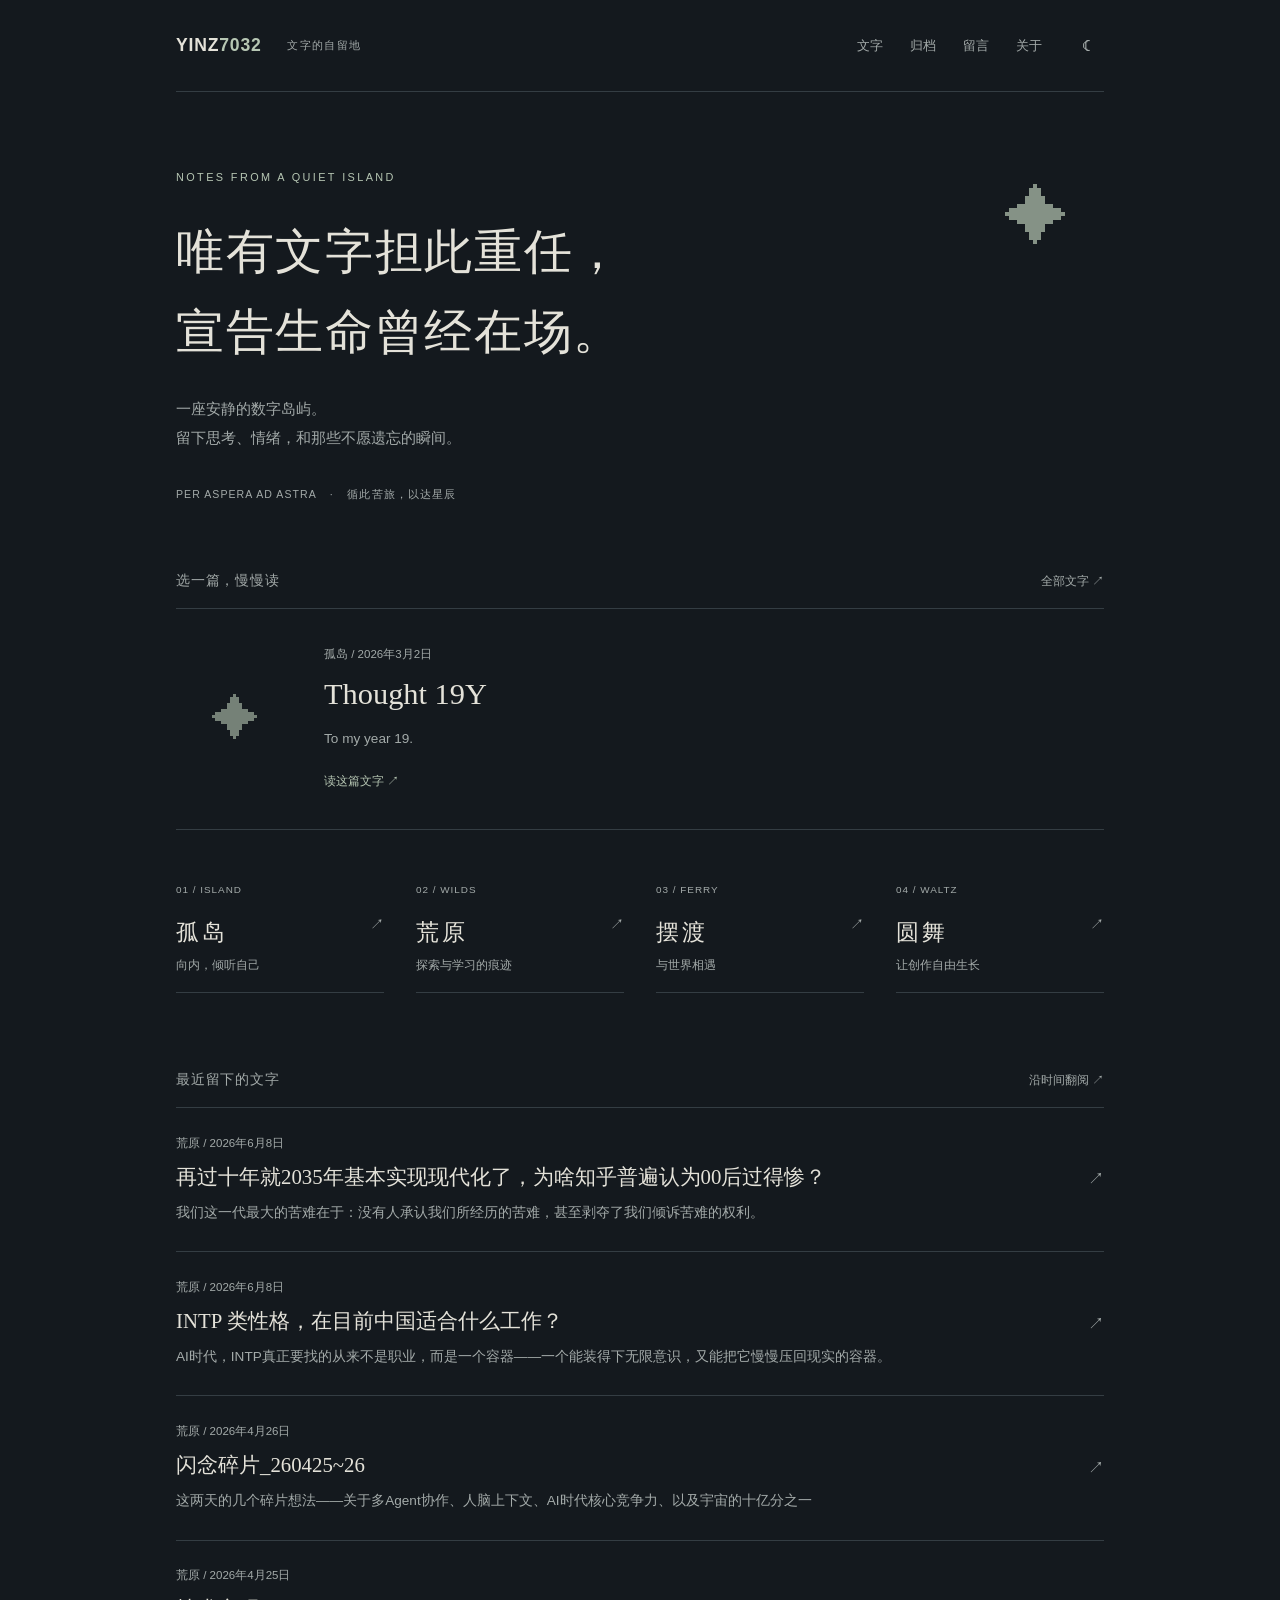
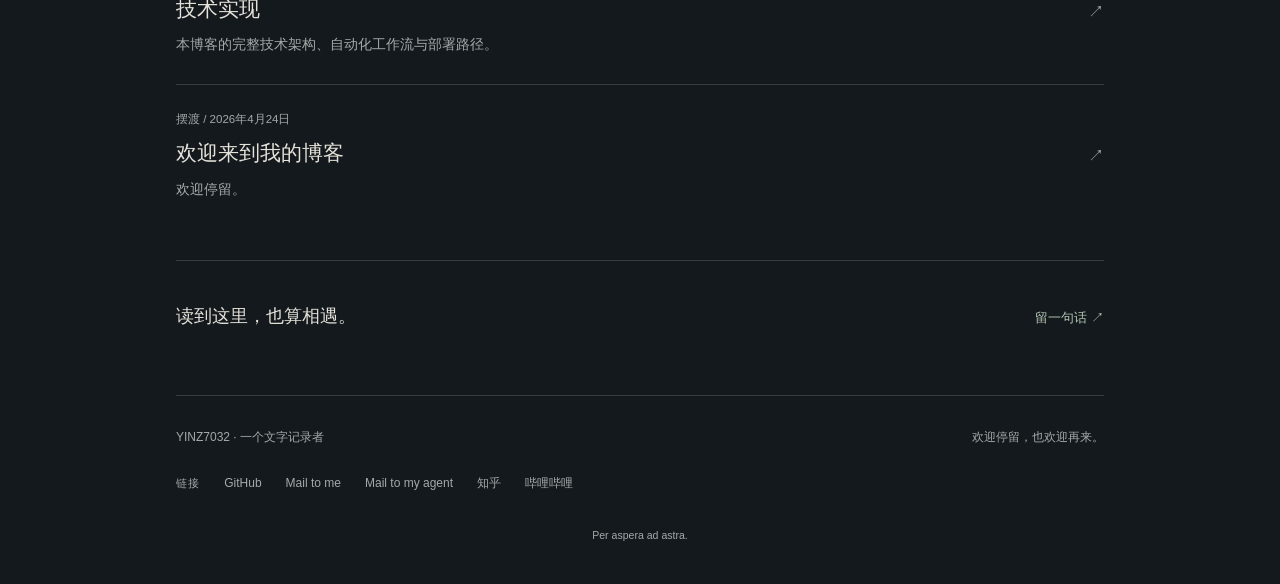
<file: index.html>
<!DOCTYPE html>
<html lang="zh-CN">
  <head>
    <meta charset="UTF-8" />
    <meta name="viewport" content="width=device-width, initial-scale=1" />
    <meta name="description" content="YINZ7032 的文字自留地。记录思考、情绪和那些值得被留下的瞬间。" />
    <title>YINZ7032's Blog</title>
    <link rel="icon" type="image/svg+xml" href="favicon.svg?v=night-star-20261026" />
    <link rel="stylesheet" href="css/style.css?v=2" />
    <link rel="stylesheet" href="css/design.css?v=night-1" />
  </head>
  <body data-page="home">
    <header class="site-header" id="site-header"></header>

    <main>
      <section class="night-hero" aria-labelledby="home-title">
        <p class="night-overline">Notes from a quiet island</p>
        <h1 id="home-title">唯有文字担此重任，<br />宣告生命曾经在场。</h1>
        <p class="night-hero__intro">一座安静的数字岛屿。<br />留下思考、情绪，和那些不愿遗忘的瞬间。</p>
        <p class="night-hero__motto">Per aspera ad astra <span aria-hidden="true">·</span> 循此苦旅，以达星辰</p>
        <span class="night-star" aria-hidden="true">✦</span>
      </section>
      <p id="home-error" class="msg" role="status" hidden></p>
      <section id="home-featured" class="night-section" aria-labelledby="featured-heading" hidden>
        <div class="night-section__head"><h2 id="featured-heading">选一篇，慢慢读</h2><a href="posts.html">全部文字 <span aria-hidden="true">↗</span></a></div>
        <div id="featured-post"></div>
      </section>
      <nav class="night-routes" aria-label="四个写作分区">
        <a href="category.html?cat=孤岛"><span class="night-routes__index">01 / Island</span><h2>孤岛</h2><p>向内，倾听自己</p><span class="night-routes__arrow" aria-hidden="true">↗</span></a>
        <a href="category.html?cat=荒原"><span class="night-routes__index">02 / Wilds</span><h2>荒原</h2><p>探索与学习的痕迹</p><span class="night-routes__arrow" aria-hidden="true">↗</span></a>
        <a href="category.html?cat=摆渡"><span class="night-routes__index">03 / Ferry</span><h2>摆渡</h2><p>与世界相遇</p><span class="night-routes__arrow" aria-hidden="true">↗</span></a>
        <a href="category.html?cat=圆舞"><span class="night-routes__index">04 / Waltz</span><h2>圆舞</h2><p>让创作自由生长</p><span class="night-routes__arrow" aria-hidden="true">↗</span></a>
      </nav>
      <section class="night-section night-recent" aria-labelledby="recent-heading">
        <div class="night-section__head"><h2 id="recent-heading">最近留下的文字</h2><a href="archives.html">沿时间翻阅 <span aria-hidden="true">↗</span></a></div>
        <ul id="recent-posts" class="night-post-list" aria-live="polite"><li class="night-loading">正在翻开手记…</li></ul>
      </section>
      <aside class="night-invitation"><p>读到这里，也算相遇。</p><a href="guestbook.html">留一句话 <span aria-hidden="true">↗</span></a></aside>
      <noscript><p class="msg">启用 JavaScript 后可以浏览文章列表。</p></noscript>
    </main>

    <footer class="site-footer site-footer--rich" id="site-footer"></footer>

    <script src="js/site-config.js?v=night-1"></script>
    <script src="js/layout.js?v=night-1"></script>
    <script src="js/posts.js?v=2"></script>
    <script src="js/home.js?v=night-1"></script>
    <meta name="referrer" content="no-referrer-when-downgrade" />
    <script async src="https://busuanzi.ibruce.info/busuanzi/2.3/busuanzi.pure.mini.js"></script>
</body>
</html>
</file>
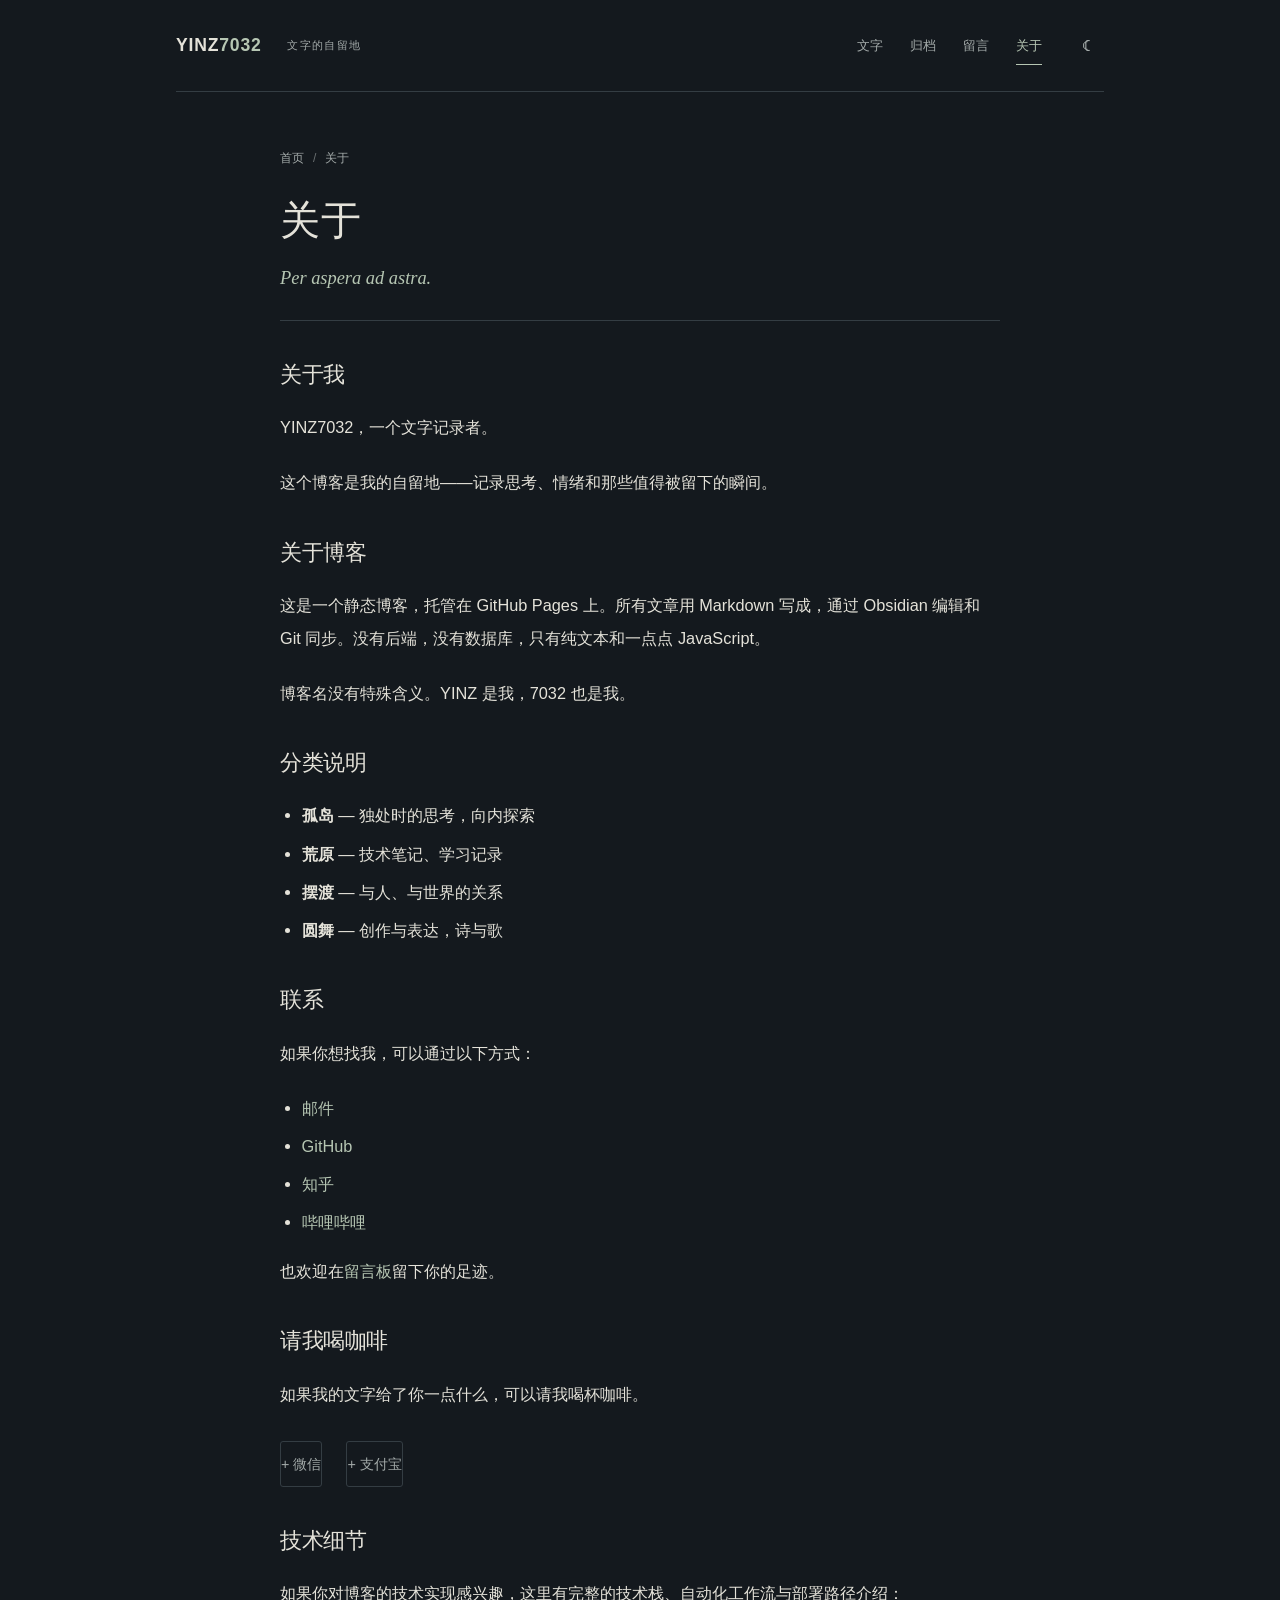
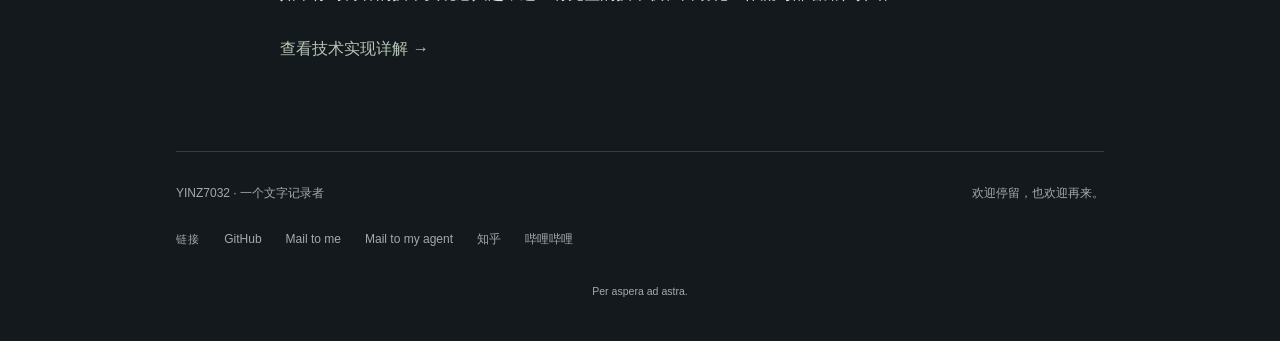
<file: about.html>
<!DOCTYPE html>
<html lang="zh-CN">
  <head>
    <meta charset="UTF-8" />
    <meta name="viewport" content="width=device-width, initial-scale=1" />
    <meta name="description" content="关于本站与写作工作流" />
    <title>关于 · YINZ7032's Blog</title>
    <link rel="icon" type="image/svg+xml" href="favicon.svg?v=night-star-20261026" />
    <link rel="stylesheet" href="css/style.css?v=2" />
    <link rel="stylesheet" href="css/design.css?v=night-1" />
  </head>
  <body class="reading-page" data-page="about">
    <header class="site-header" id="site-header"></header>

    <main>
      <nav class="breadcrumb" aria-label="面包屑">
        <a href="index.html">首页</a> <span class="breadcrumb__sep">/</span> <span>关于</span>
      </nav>
      <h1 class="page-title">关于</h1>

      <article class="article-body about-prose">
        <p class="about-signature">Per aspera ad astra.</p>

        <h2>关于我</h2>
        <p>
          YINZ7032，一个文字记录者。
        </p>
        <p>
          这个博客是我的自留地——记录思考、情绪和那些值得被留下的瞬间。
        </p>

        <h2>关于博客</h2>
        <p>
          这是一个静态博客，托管在 GitHub Pages 上。所有文章用 Markdown 写成，通过 Obsidian 编辑和 Git 同步。没有后端，没有数据库，只有纯文本和一点点 JavaScript。
        </p>
        <p>
          博客名没有特殊含义。YINZ 是我，7032 也是我。
        </p>

        <h2>分类说明</h2>
        <ul>
          <li><strong>孤岛</strong> — 独处时的思考，向内探索</li>
          <li><strong>荒原</strong> — 技术笔记、学习记录</li>
          <li><strong>摆渡</strong> — 与人、与世界的关系</li>
          <li><strong>圆舞</strong> — 创作与表达，诗与歌</li>
        </ul>

        <h2>联系</h2>
        <p>
          如果你想找我，可以通过以下方式：
        </p>
        <ul>
          <li><a href="mailto:2792715318@qq.com">邮件</a></li>
          <li><a href="https://github.com/AYin-Z" target="_blank" rel="noopener">GitHub</a></li>
          <li><a href="https://www.zhihu.com/people/chuan-qi-yz" target="_blank" rel="noopener">知乎</a></li>
          <li><a href="https://space.bilibili.com/571856369" target="_blank" rel="noopener">哔哩哔哩</a></li>
        </ul>
        <p>
          也欢迎在<a href="guestbook.html">留言板</a>留下你的足迹。
        </p>

        <h2>请我喝咖啡</h2>
        <p>
          如果我的文字给了你一点什么，可以请我喝杯咖啡。
        </p>
        <div class="coffee-qrs">
          <details class="coffee-details">
            <summary>微信</summary>
            <div class="coffee-qr">
              <img src="resource/about/wechat-pay.jpg" alt="微信支付" />
            </div>
          </details>
          <details class="coffee-details">
            <summary>支付宝</summary>
            <div class="coffee-qr">
              <img src="resource/about/alipay.jpg" alt="支付宝" />
            </div>
          </details>
        </div>

        <h2>技术细节</h2>
        <p>
          如果你对博客的技术实现感兴趣，这里有完整的技术栈、自动化工作流与部署路径介绍：
        </p>
        <p>
          <a href="post.html?slug=tech-stack">查看技术实现详解 →</a>
        </p>
      </article>
    </main>

    <footer class="site-footer site-footer--rich" id="site-footer"></footer>

    <script src="js/site-config.js?v=night-1"></script>
    <script src="js/layout.js?v=night-1"></script>
    <meta name="referrer" content="no-referrer-when-downgrade" />
    <script async src="https://busuanzi.ibruce.info/busuanzi/2.3/busuanzi.pure.mini.js"></script>
</body>
</html>
</file>
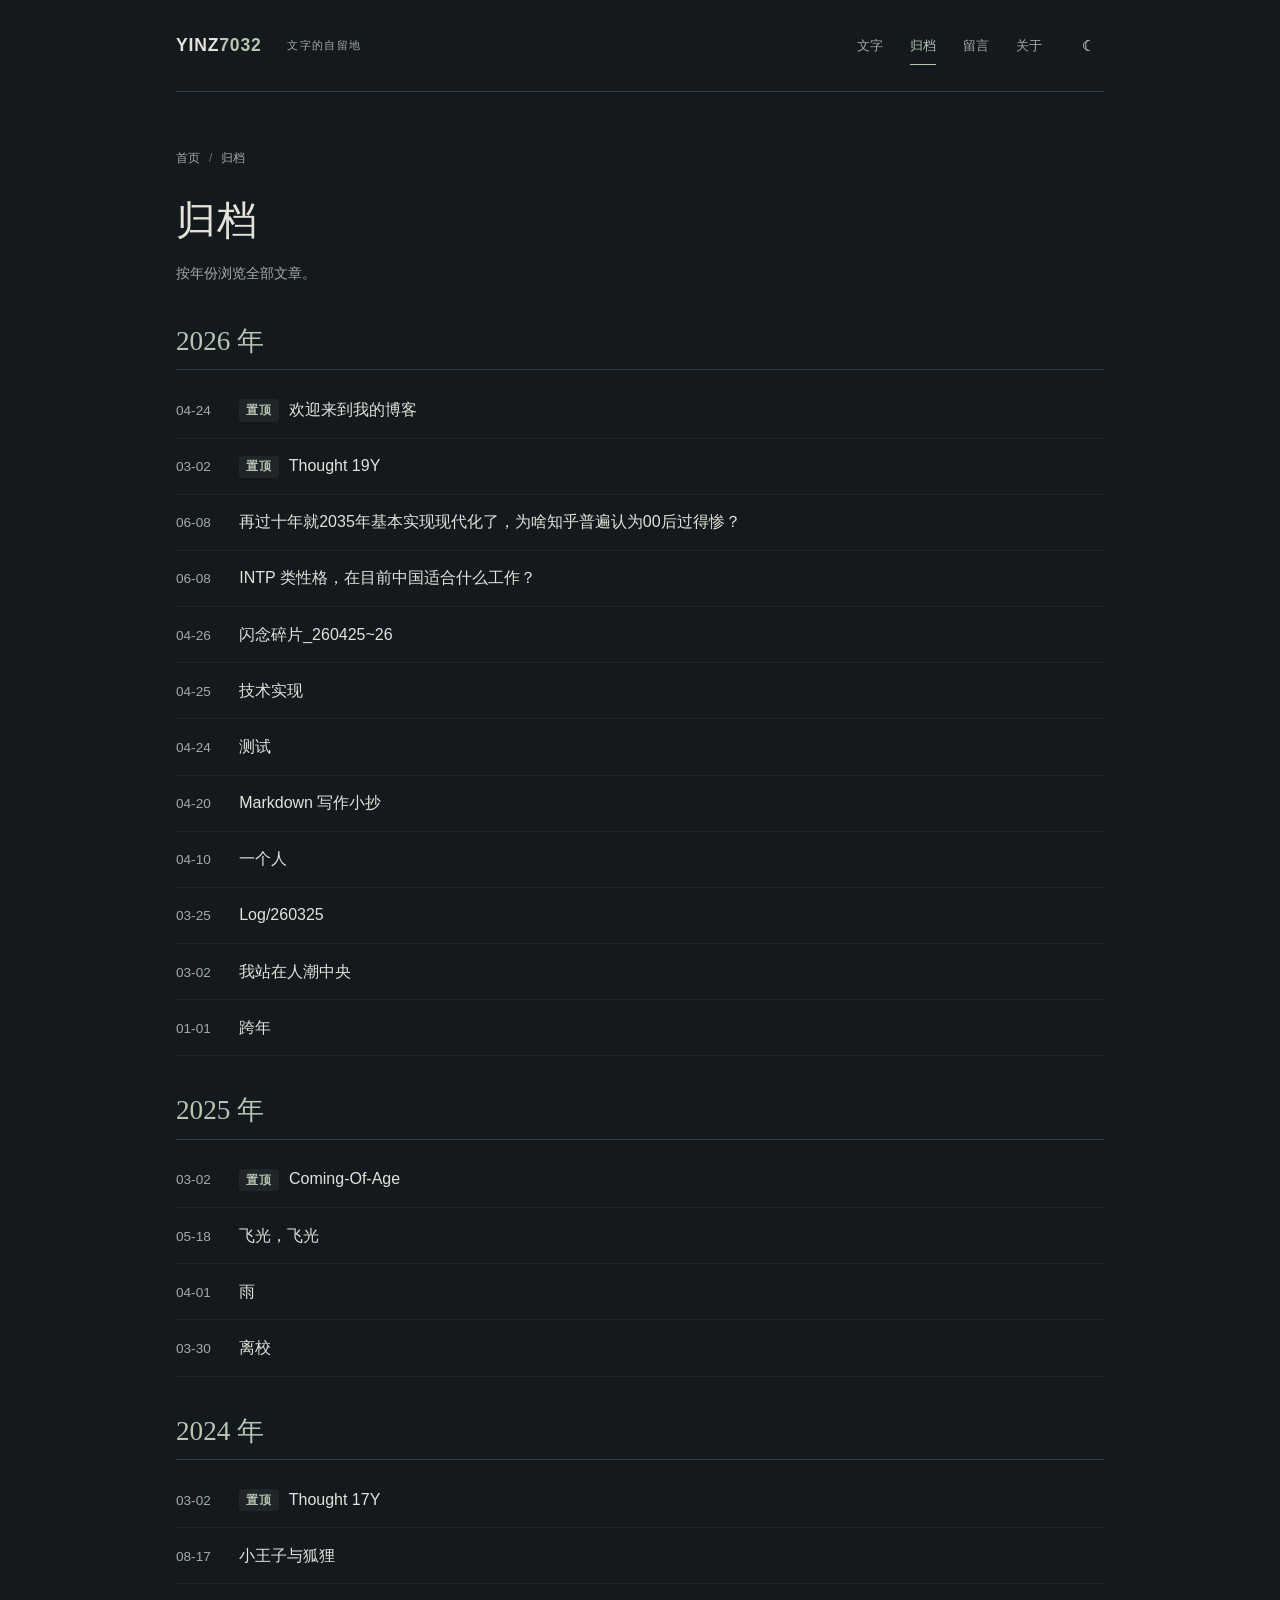
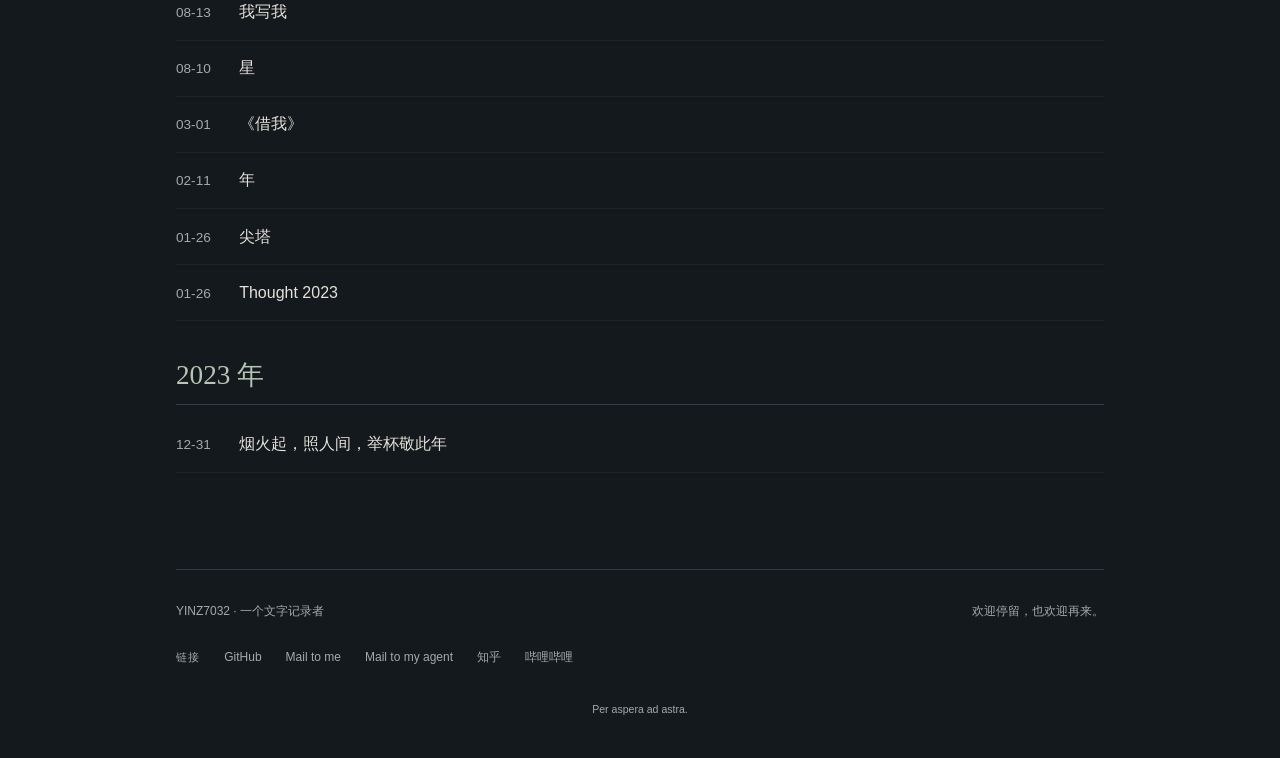
<file: archives.html>
<!DOCTYPE html>
<html lang="zh-CN">
  <head>
    <meta charset="UTF-8" />
    <meta name="viewport" content="width=device-width, initial-scale=1" />
    <meta name="description" content="文章归档" />
    <title>归档 · YINZ7032's Blog</title>
    <link rel="icon" type="image/svg+xml" href="favicon.svg?v=night-star-20261026" />
    <link rel="stylesheet" href="css/style.css?v=2" />
    <link rel="stylesheet" href="css/design.css?v=night-1" />
  </head>
  <body data-page="archives">
    <header class="site-header" id="site-header"></header>

    <main>
      <nav class="breadcrumb" aria-label="面包屑">
        <a href="index.html">首页</a> <span class="breadcrumb__sep">/</span> <span>归档</span>
      </nav>
      <h1 class="page-title">归档</h1>
      <p class="page-desc">按年份浏览全部文章。</p>
      <p id="archives-error" class="msg msg--error" hidden></p>
      <div id="archives-wrap"></div>
    </main>

    <footer class="site-footer site-footer--rich" id="site-footer"></footer>

    <script src="js/site-config.js?v=night-1"></script>
    <script src="js/layout.js?v=night-1"></script>
    <script src="js/posts.js?v=2"></script>
    <script src="js/archives.js?v=2"></script>
    <meta name="referrer" content="no-referrer-when-downgrade" />
    <script async src="https://busuanzi.ibruce.info/busuanzi/2.3/busuanzi.pure.mini.js"></script>
</body>
</html>
</file>
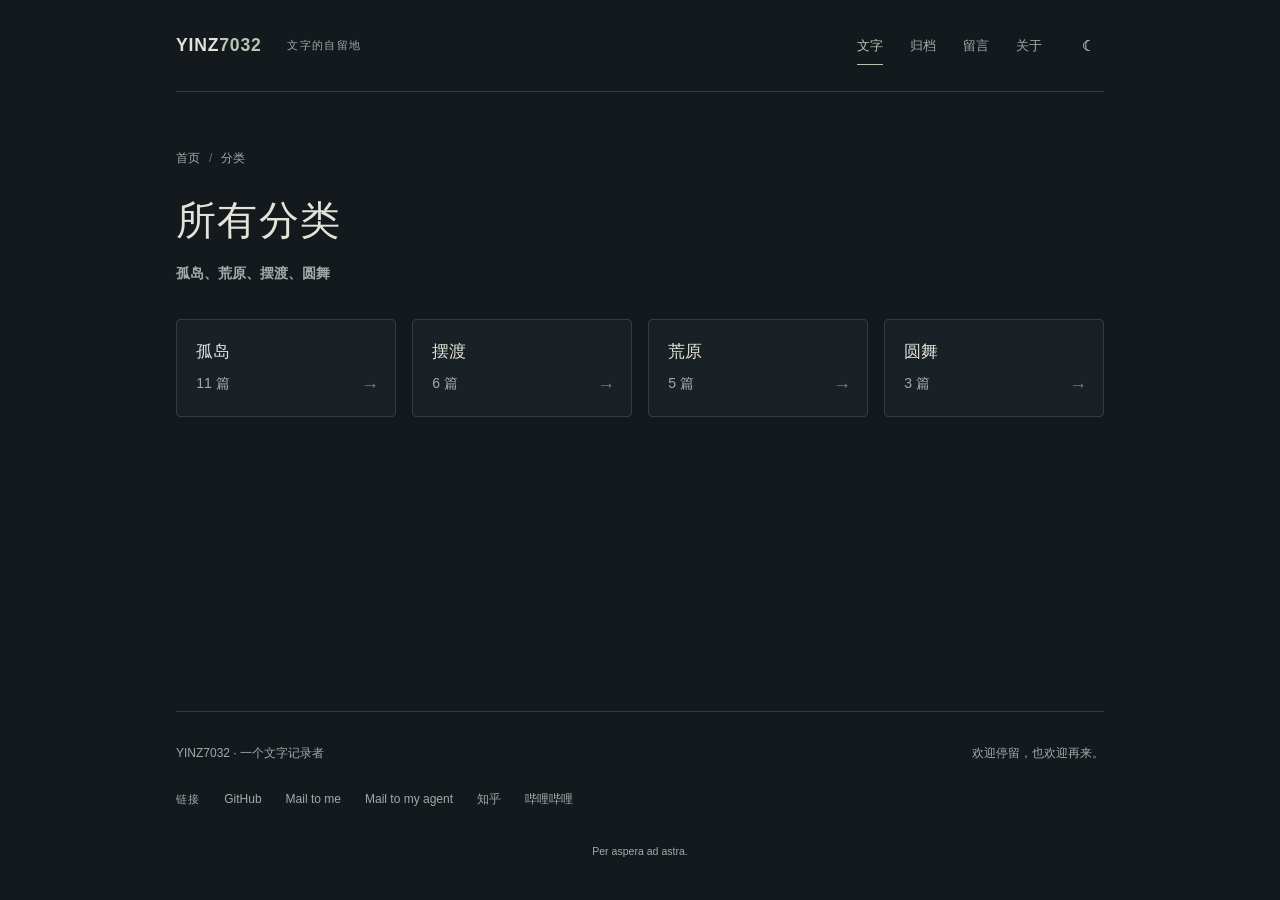
<file: categories.html>
<!DOCTYPE html>
<html lang="zh-CN">
  <head>
    <meta charset="UTF-8" />
    <meta name="viewport" content="width=device-width, initial-scale=1" />
    <meta name="description" content="文章分类" />
    <title>分类 · YINZ7032's Blog</title>
    <link rel="icon" type="image/svg+xml" href="favicon.svg?v=night-star-20261026" />
    <link rel="stylesheet" href="css/style.css?v=2" />
    <link rel="stylesheet" href="css/design.css?v=night-1" />
  </head>
  <body data-page="categories">
    <header class="site-header" id="site-header"></header>

    <main>
      <nav class="breadcrumb" aria-label="面包屑">
        <a href="index.html">首页</a> <span class="breadcrumb__sep">/</span> <span>分类</span>
      </nav>
      <h1 class="page-title">所有分类</h1>
      <p class="page-desc">
        <strong>孤岛、荒原、摆渡、圆舞</strong> 
      </p>
      <p id="categories-error" class="msg msg--error" hidden></p>
      <div id="category-grid" class="tag-grid"></div>
    </main>

    <footer class="site-footer site-footer--rich" id="site-footer"></footer>

    <script src="js/site-config.js?v=night-1"></script>
    <script src="js/layout.js?v=night-1"></script>
    <script src="js/posts.js?v=2"></script>
    <script src="js/categories-page.js?v=2"></script>
    <meta name="referrer" content="no-referrer-when-downgrade" />
    <script async src="https://busuanzi.ibruce.info/busuanzi/2.3/busuanzi.pure.mini.js"></script>
</body>
</html>
</file>
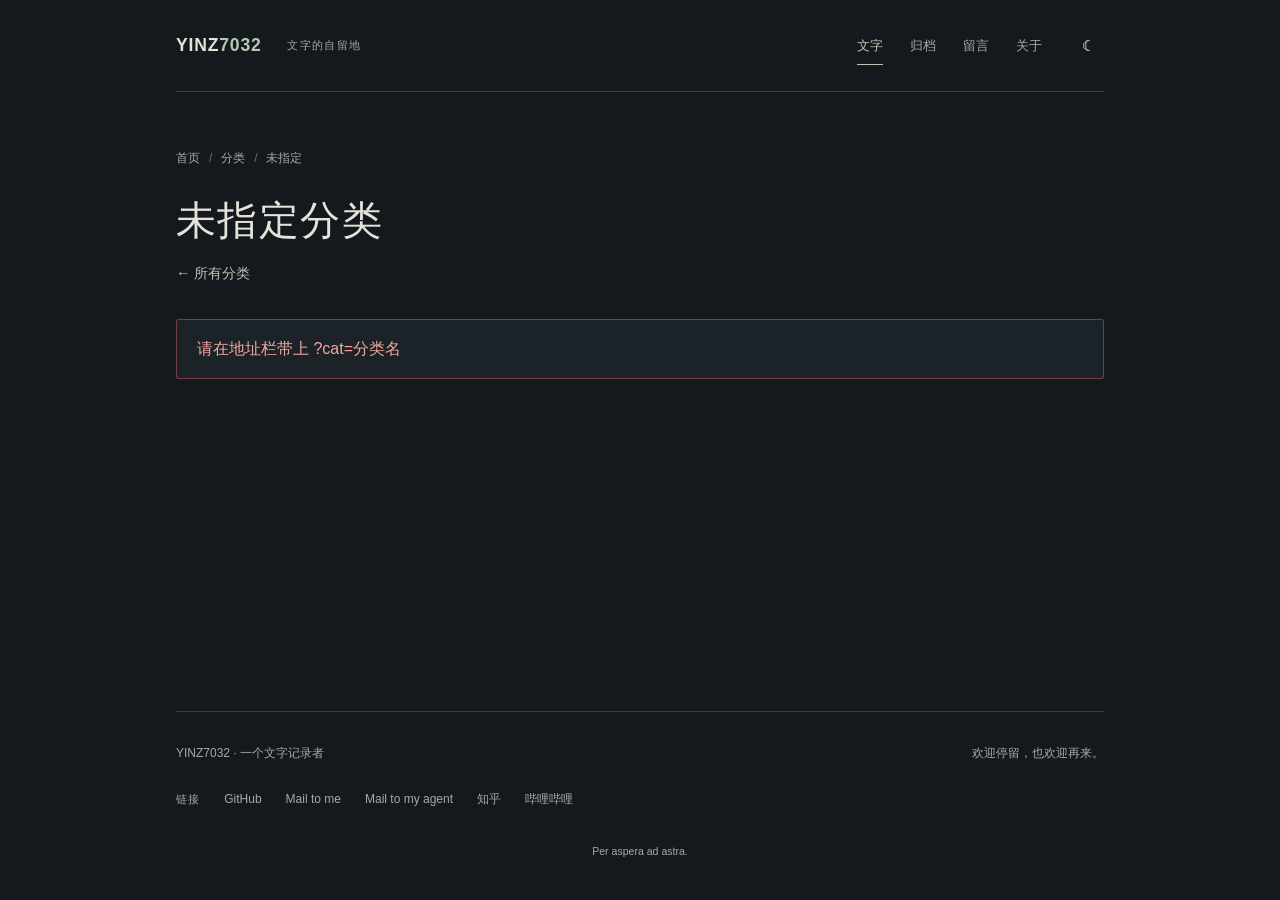
<file: category.html>
<!DOCTYPE html>
<html lang="zh-CN">
  <head>
    <meta charset="UTF-8" />
    <meta name="viewport" content="width=device-width, initial-scale=1" />
    <meta name="description" content="按分类筛选文章" />
    <title>分类 · YINZ7032's Blog</title>
    <link rel="icon" type="image/svg+xml" href="favicon.svg?v=night-star-20261026" />
    <link rel="stylesheet" href="css/style.css?v=2" />
    <link rel="stylesheet" href="css/design.css?v=night-1" />
  </head>
  <body data-page="categories">
    <header class="site-header" id="site-header"></header>

    <main>
      <nav class="breadcrumb" aria-label="面包屑">
        <a href="index.html">首页</a> <span class="breadcrumb__sep">/</span>
        <a href="categories.html">分类</a> <span class="breadcrumb__sep">/</span> <span id="category-bc">…</span>
      </nav>
      <h1 class="page-title" id="category-heading">分类</h1>
      <p class="page-desc"><a href="categories.html">← 所有分类</a></p>
      <p id="category-error" class="msg msg--error" hidden></p>
      <ul id="category-posts" class="v2-post-grid" aria-live="polite"></ul>
    </main>

    <footer class="site-footer site-footer--rich" id="site-footer"></footer>

    <script src="js/site-config.js?v=night-1"></script>
    <script src="js/layout.js?v=night-1"></script>
    <script src="js/posts.js?v=2"></script>
    <script src="js/category-page.js?v=2"></script>
    <meta name="referrer" content="no-referrer-when-downgrade" />
    <script async src="https://busuanzi.ibruce.info/busuanzi/2.3/busuanzi.pure.mini.js"></script>
</body>
</html>
</file>
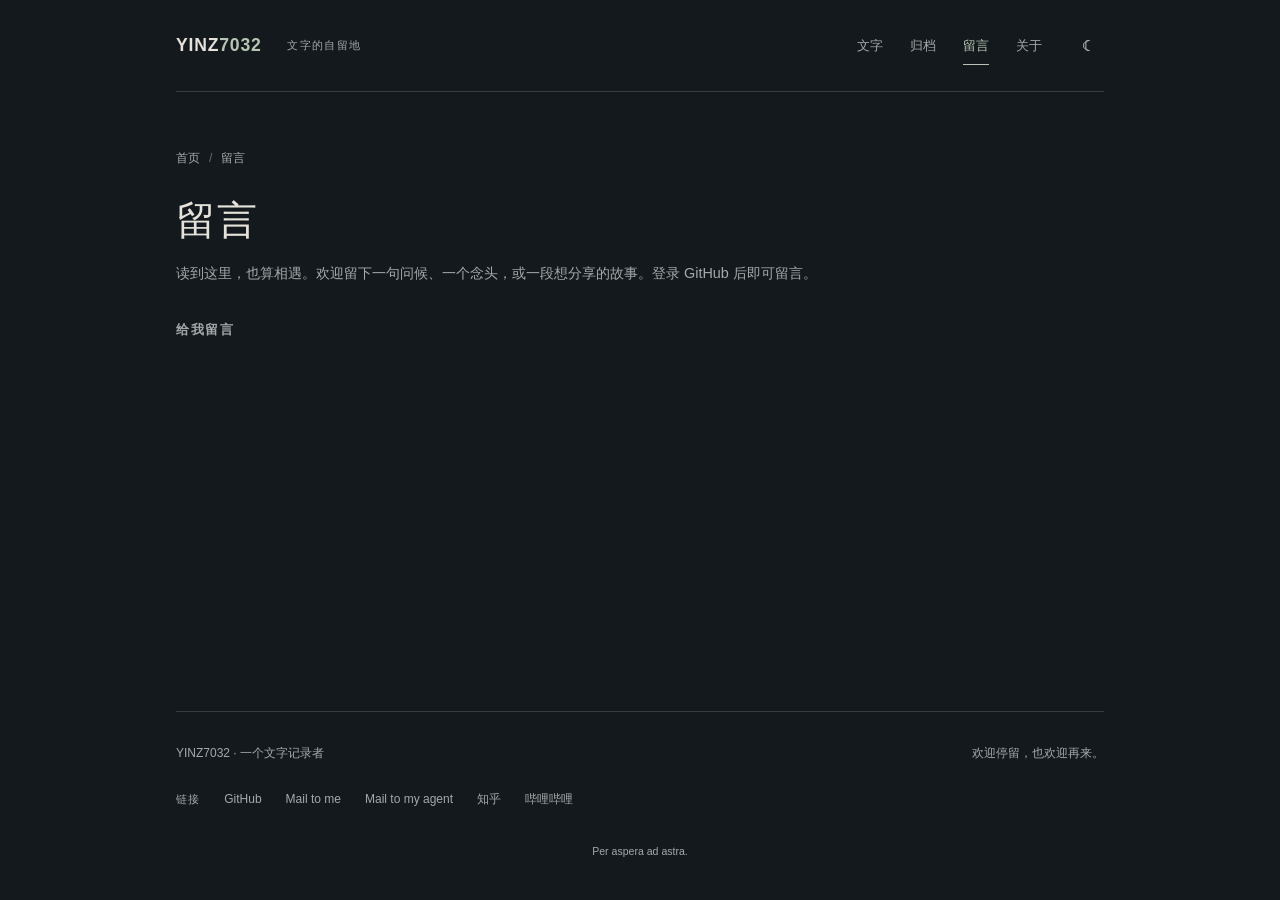
<file: guestbook.html>
<!DOCTYPE html>
<html lang="zh-CN">
  <head>
    <meta charset="UTF-8" />
    <meta name="viewport" content="width=device-width, initial-scale=1" />
    <meta name="description" content="留言板 — Giscus" />
    <title>留言 · YINZ7032's Blog</title>
    <link rel="icon" type="image/svg+xml" href="favicon.svg?v=night-star-20261026" />
    <link rel="stylesheet" href="css/style.css?v=2" />
    <link rel="stylesheet" href="css/design.css?v=night-1" />
    <script
      src="https://giscus.app/client.js"
      data-repo="AYin-Z/Blog"
      data-repo-id="R_kgDOSLNHIQ"
      data-category="General"
      data-category-id="DIC_kwDOSLNHIc4C7mTD"
      data-mapping="pathname"
      data-strict="0"
      data-reactions-enabled="1"
      data-emit-metadata="0"
      data-input-position="top"
      data-theme="preferred_color_scheme"
      data-lang="zh-CN"
      crossorigin="anonymous"
      async
    ></script>
  </head>
  <body data-page="guestbook">
    <header class="site-header" id="site-header"></header>

    <main>
      <nav class="breadcrumb" aria-label="面包屑">
        <a href="index.html">首页</a> <span class="breadcrumb__sep">/</span> <span>留言</span>
      </nav>
      <h1 class="page-title">留言</h1>
      <p class="page-desc">
        读到这里，也算相遇。欢迎留下一句问候、一个念头，或一段想分享的故事。登录 GitHub 后即可留言。
      </p>

      <p id="guestbook-error" class="msg msg--error" hidden></p>
      <div id="featured-messages" class="featured-list"></div>

      <h2 class="section-title">给我留言</h2>
      <div class="giscus-wrap"><div class="giscus"></div></div>
    </main>

    <footer class="site-footer site-footer--rich" id="site-footer"></footer>

    <script src="js/site-config.js?v=night-1"></script>
    <script src="js/layout.js?v=night-1"></script>
    <script src="js/guestbook.js?v=2"></script>
    <meta name="referrer" content="no-referrer-when-downgrade" />
    <script async src="https://busuanzi.ibruce.info/busuanzi/2.3/busuanzi.pure.mini.js"></script>
  </body>
</html>
</file>
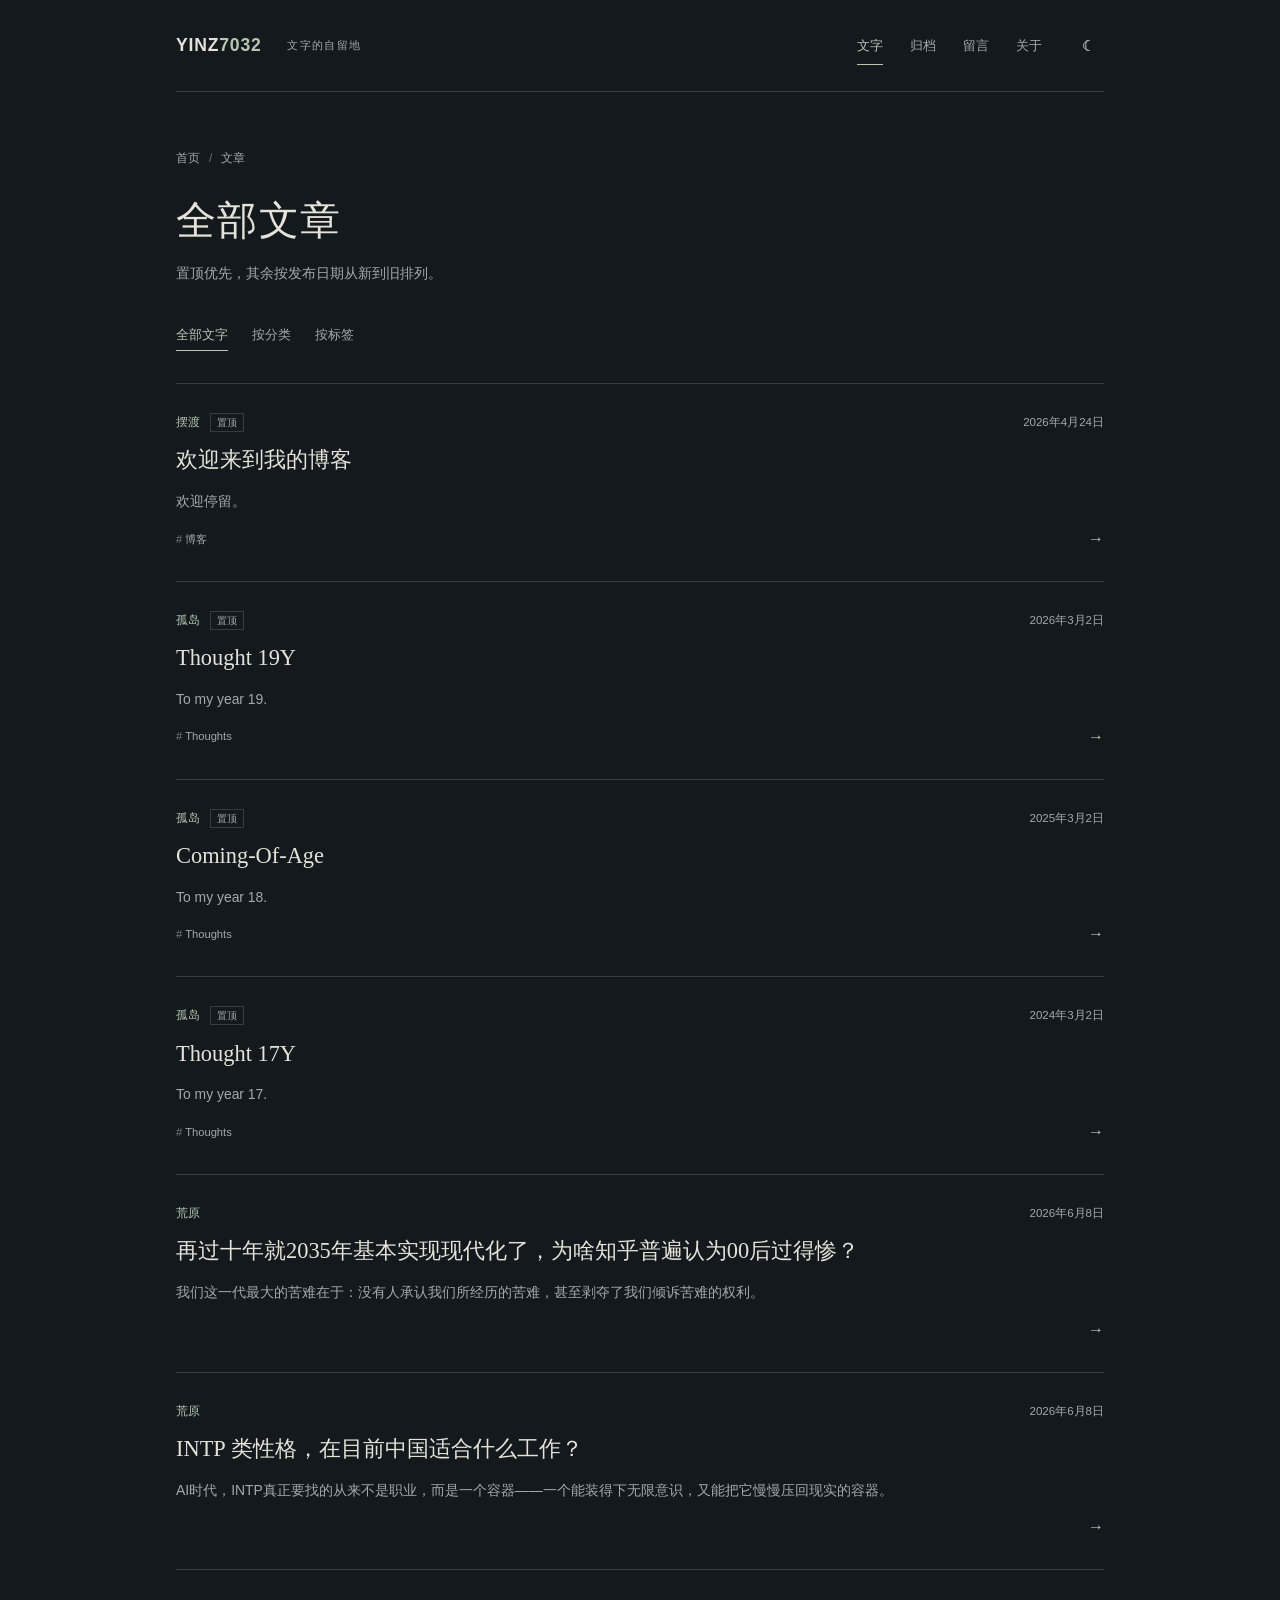
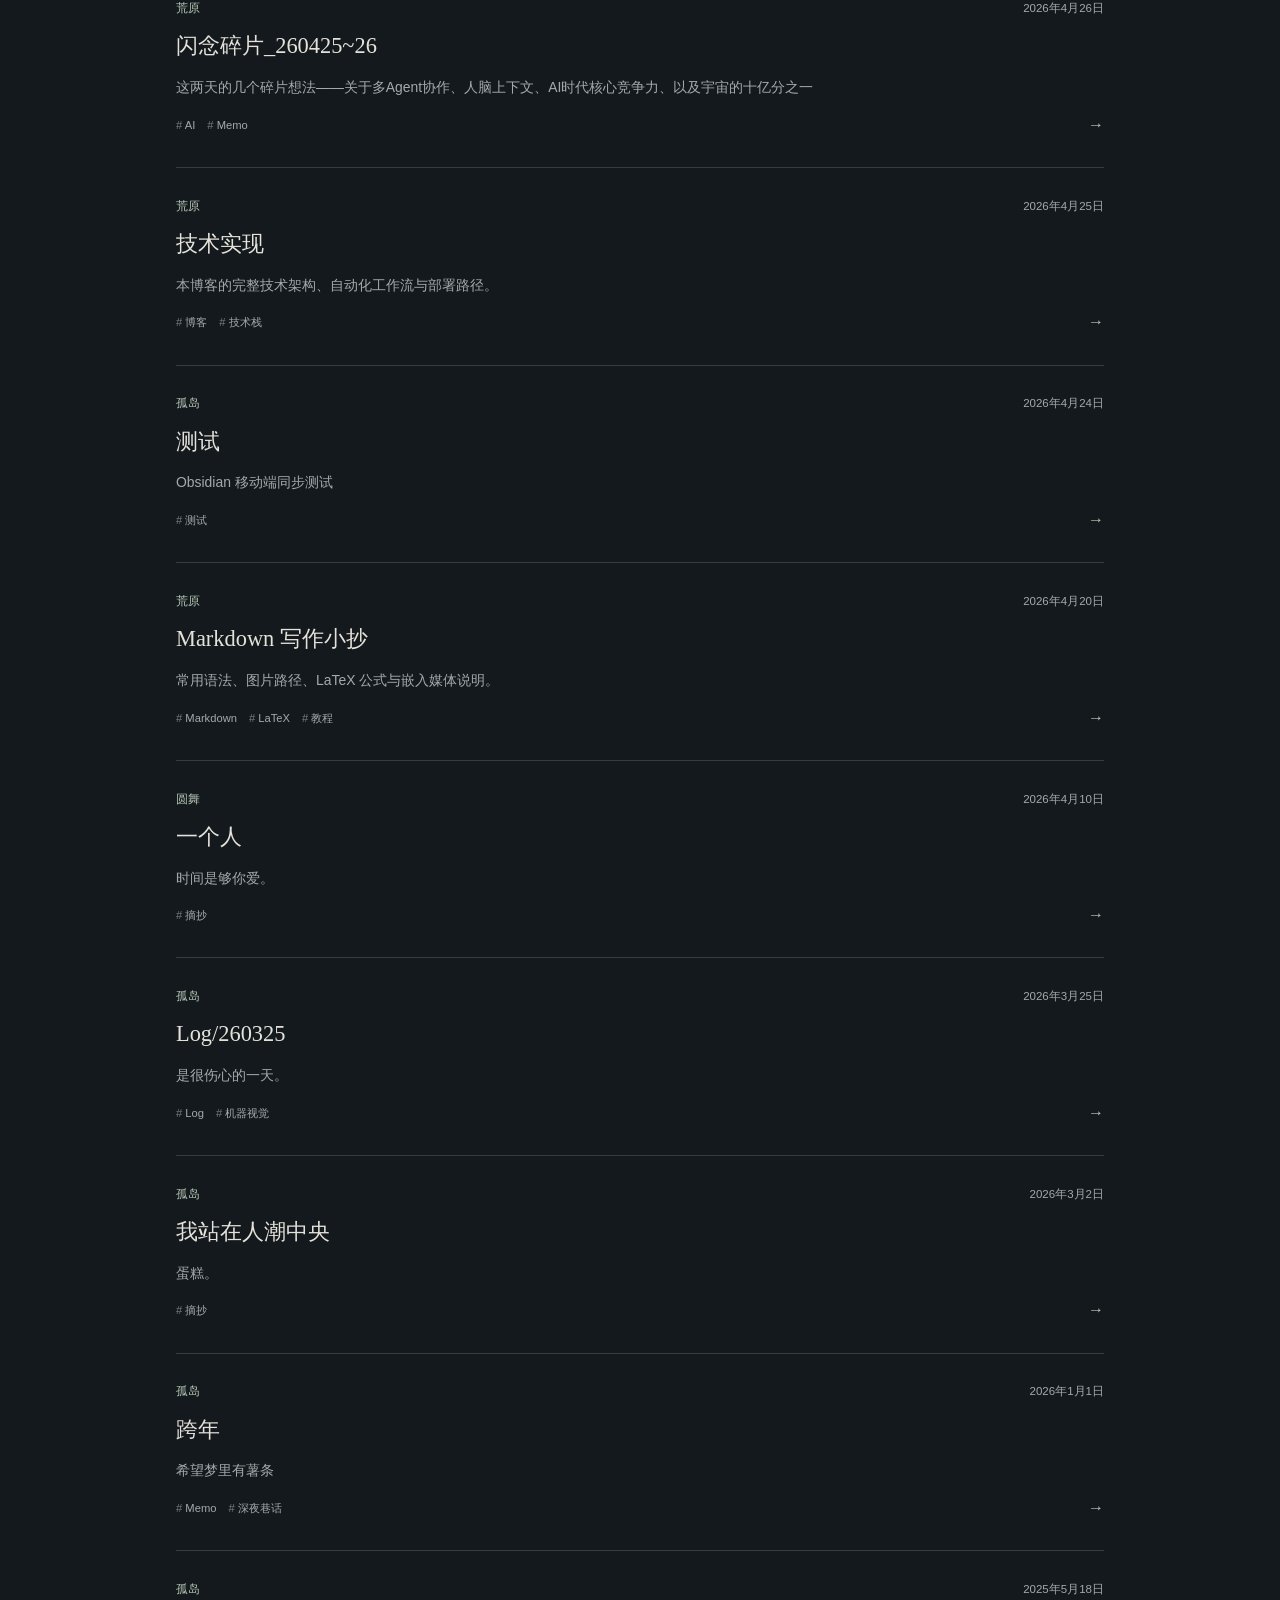
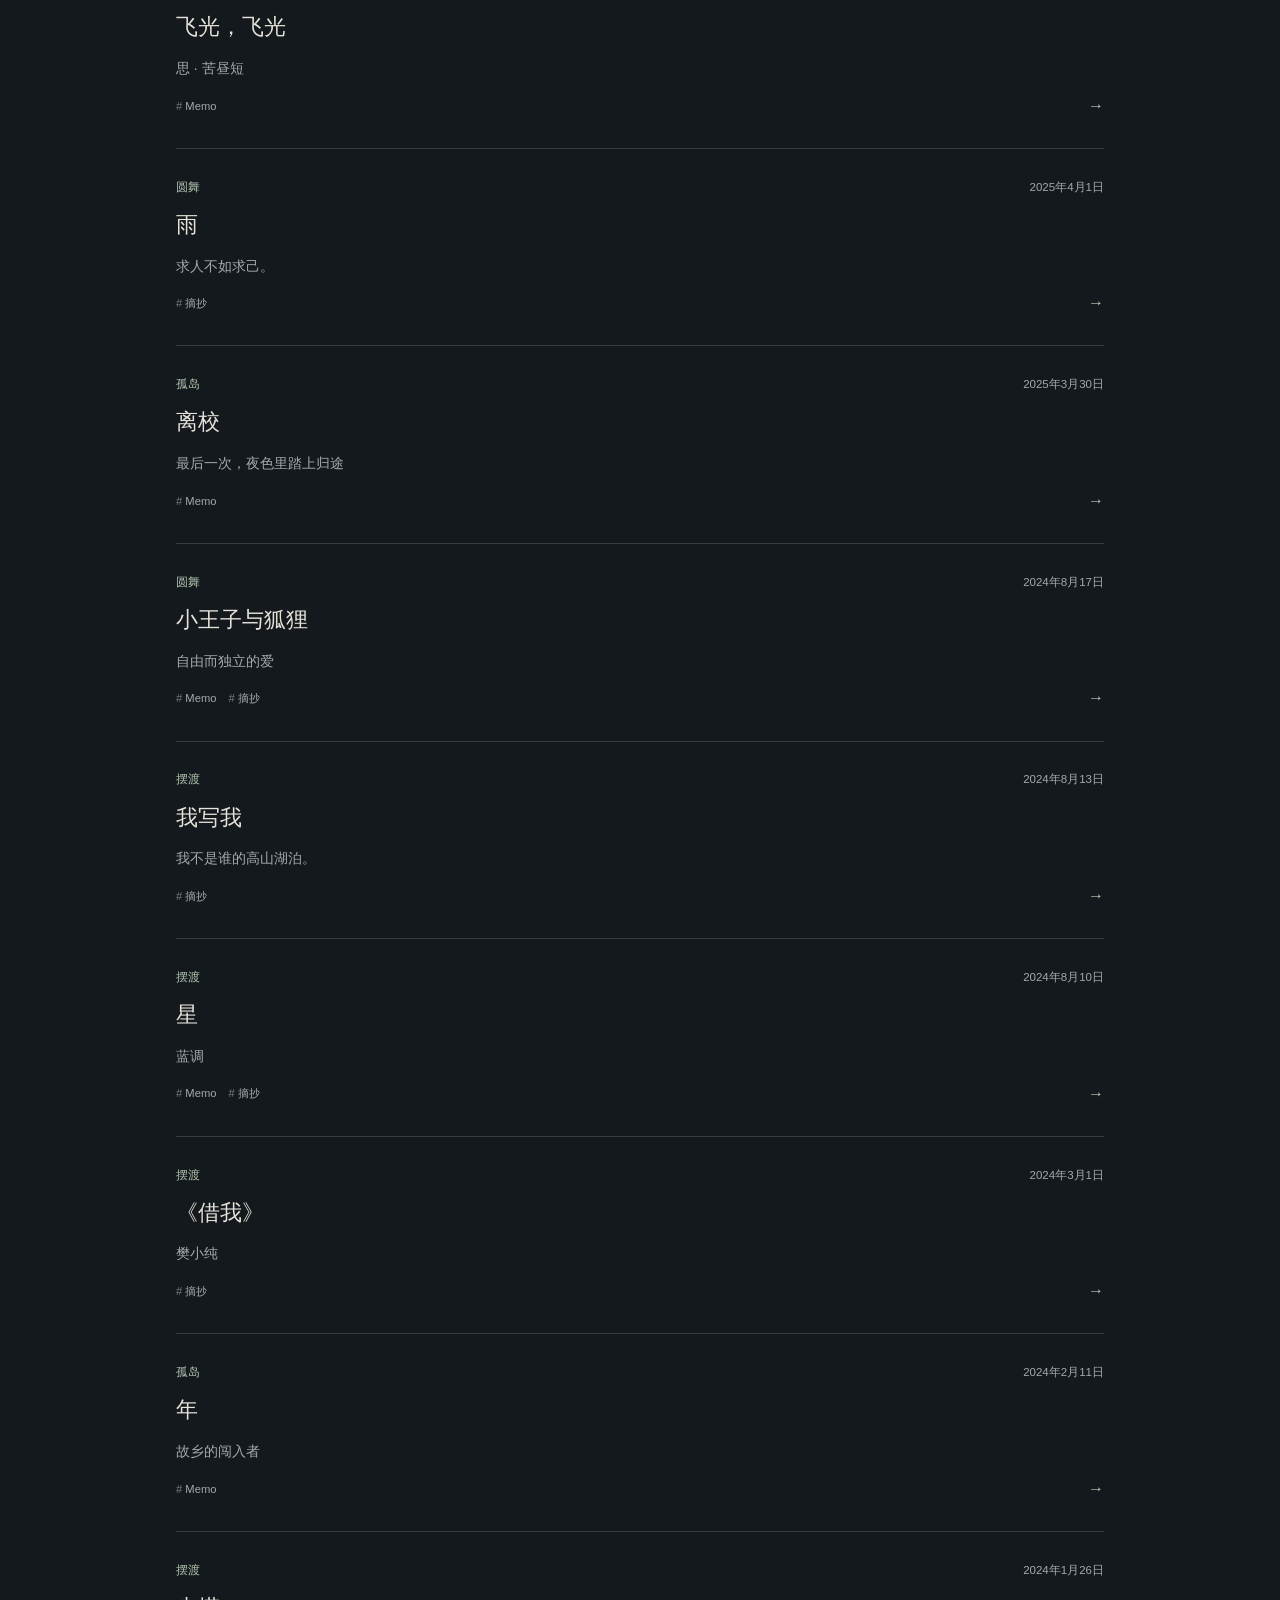
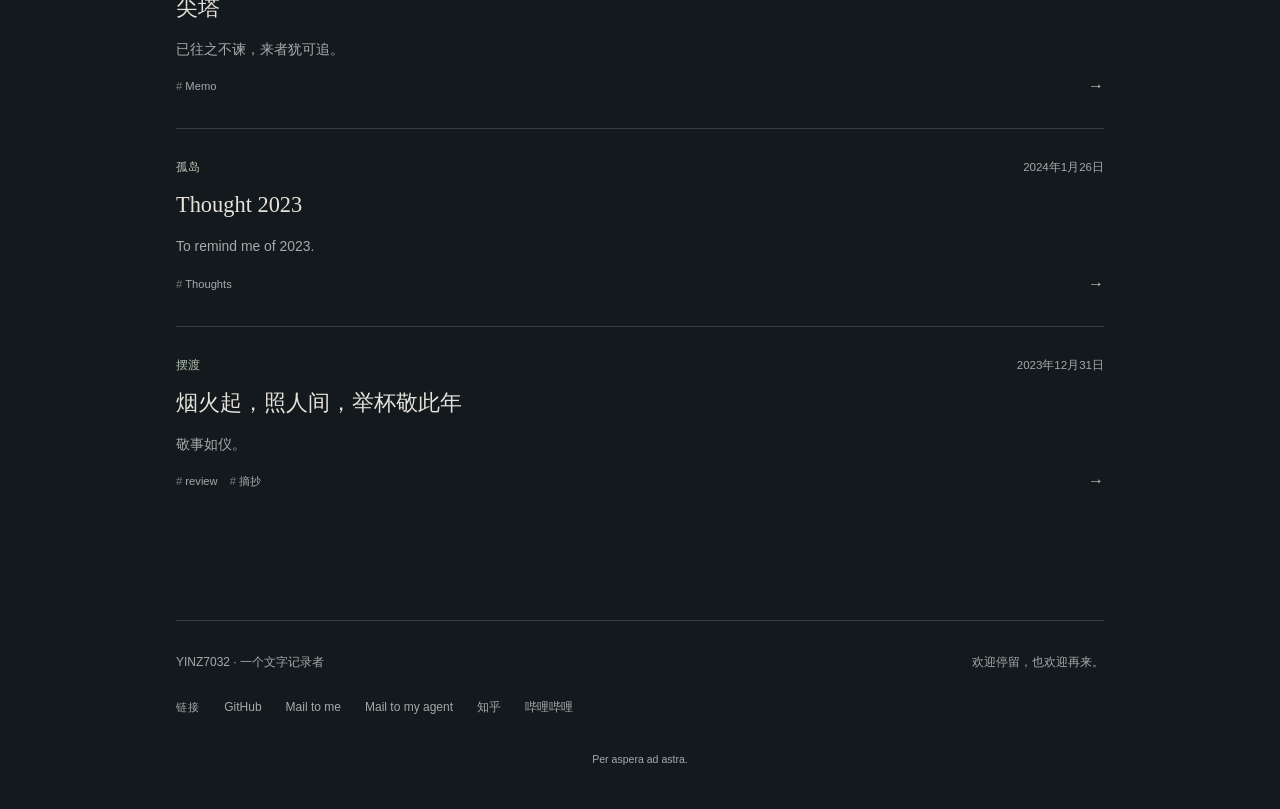
<file: posts.html>
<!DOCTYPE html>
<html lang="zh-CN">
  <head>
    <meta charset="UTF-8" />
    <meta name="viewport" content="width=device-width, initial-scale=1" />
    <meta name="description" content="文章列表" />
    <title>文章 · YINZ7032's Blog</title>
    <link rel="icon" type="image/svg+xml" href="favicon.svg?v=night-star-20261026" />
    <link rel="stylesheet" href="css/style.css?v=2" />
    <link rel="stylesheet" href="css/design.css?v=night-1" />
  </head>
  <body data-page="posts">
    <header class="site-header" id="site-header"></header>

    <main>
      <nav class="breadcrumb" aria-label="面包屑">
        <a href="index.html">首页</a> <span class="breadcrumb__sep">/</span> <span>文章</span>
      </nav>
      <h1 class="page-title">全部文章</h1>
      <p class="page-desc">置顶优先，其余按发布日期从新到旧排列。</p>
      <nav class="collection-nav" aria-label="浏览文章"><a href="posts.html" aria-current="page">全部文字</a><a href="categories.html">按分类</a><a href="tags.html">按标签</a></nav>
      <p id="list-error" class="msg msg--error" hidden></p>
      <ul id="all-posts" class="v2-post-grid" aria-live="polite"></ul>
    </main>

    <footer class="site-footer site-footer--rich" id="site-footer"></footer>

    <script src="js/site-config.js?v=night-1"></script>
    <script src="js/layout.js?v=night-1"></script>
    <script src="js/posts.js?v=2"></script>
    <script src="js/posts-list.js?v=2"></script>
    <meta name="referrer" content="no-referrer-when-downgrade" />
    <script async src="https://busuanzi.ibruce.info/busuanzi/2.3/busuanzi.pure.mini.js"></script>
</body>
</html>
</file>
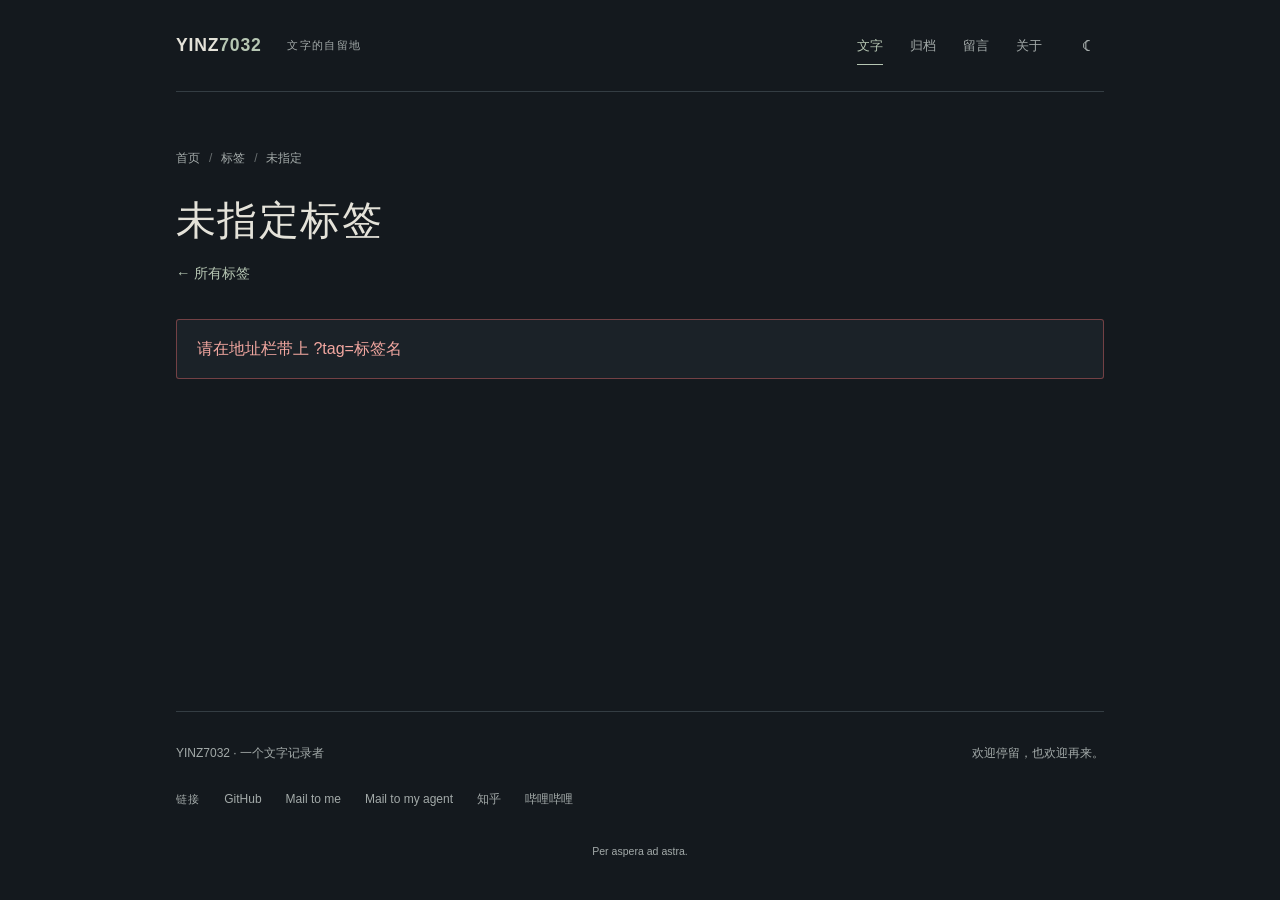
<file: tag.html>
<!DOCTYPE html>
<html lang="zh-CN">
  <head>
    <meta charset="UTF-8" />
    <meta name="viewport" content="width=device-width, initial-scale=1" />
    <meta name="description" content="按标签筛选文章" />
    <title>标签 · YINZ7032's Blog</title>
    <link rel="icon" type="image/svg+xml" href="favicon.svg?v=night-star-20261026" />
    <link rel="stylesheet" href="css/style.css?v=2" />
    <link rel="stylesheet" href="css/design.css?v=night-1" />
  </head>
  <body data-page="tags">
    <header class="site-header" id="site-header"></header>

    <main>
      <nav class="breadcrumb" aria-label="面包屑">
        <a href="index.html">首页</a> <span class="breadcrumb__sep">/</span>
        <a href="tags.html">标签</a> <span class="breadcrumb__sep">/</span> <span id="tag-bc">…</span>
      </nav>
      <h1 class="page-title" id="tag-heading">标签</h1>
      <p class="page-desc"><a href="tags.html">← 所有标签</a></p>
      <p id="tag-error" class="msg msg--error" hidden></p>
      <ul id="tag-posts" class="v2-post-grid" aria-live="polite"></ul>
    </main>

    <footer class="site-footer site-footer--rich" id="site-footer"></footer>

    <script src="js/site-config.js?v=night-1"></script>
    <script src="js/layout.js?v=night-1"></script>
    <script src="js/posts.js?v=2"></script>
    <script src="js/tag-page.js?v=2"></script>
    <meta name="referrer" content="no-referrer-when-downgrade" />
    <script async src="https://busuanzi.ibruce.info/busuanzi/2.3/busuanzi.pure.mini.js"></script>
</body>
</html>
</file>
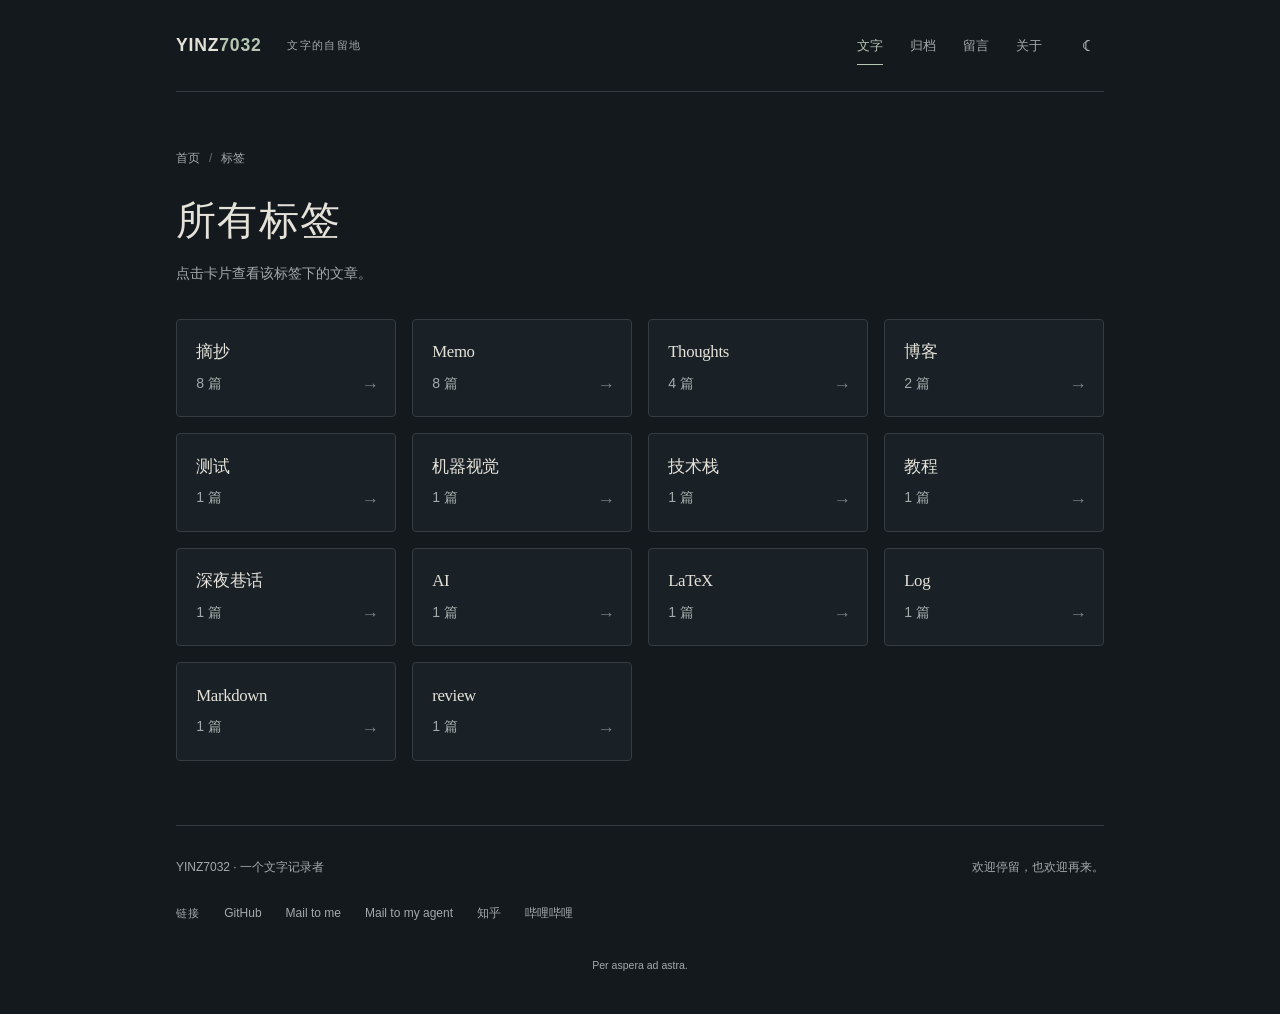
<file: tags.html>
<!DOCTYPE html>
<html lang="zh-CN">
  <head>
    <meta charset="UTF-8" />
    <meta name="viewport" content="width=device-width, initial-scale=1" />
    <meta name="description" content="所有标签" />
    <title>标签 · YINZ7032's Blog</title>
    <link rel="icon" type="image/svg+xml" href="favicon.svg?v=night-star-20261026" />
    <link rel="stylesheet" href="css/style.css?v=2" />
    <link rel="stylesheet" href="css/design.css?v=night-1" />
  </head>
  <body data-page="tags">
    <header class="site-header" id="site-header"></header>

    <main>
      <nav class="breadcrumb" aria-label="面包屑">
        <a href="index.html">首页</a> <span class="breadcrumb__sep">/</span> <span>标签</span>
      </nav>
      <h1 class="page-title">所有标签</h1>
      <p class="page-desc">点击卡片查看该标签下的文章。</p>
      <p id="tags-error" class="msg msg--error" hidden></p>
      <div id="tag-grid" class="tag-grid"></div>
    </main>

    <footer class="site-footer site-footer--rich" id="site-footer"></footer>

    <script src="js/site-config.js?v=night-1"></script>
    <script src="js/layout.js?v=night-1"></script>
    <script src="js/posts.js?v=2"></script>
    <script src="js/tags-page.js?v=2"></script>
    <meta name="referrer" content="no-referrer-when-downgrade" />
    <script async src="https://busuanzi.ibruce.info/busuanzi/2.3/busuanzi.pure.mini.js"></script>
</body>
</html>
</file>
<file: css/style.css>
/* Personal blog — dark theme, responsive */

:root {
  --bg: #0c0e12;
  --bg-elevated: #13161d;
  --bg-card: #181c26;
  --border: rgba(255, 255, 255, 0.08);
  --text: #e8eaed;
  --text-muted: #9aa0a8;
  --accent: #6ee7b7;
  --accent-dim: rgba(110, 231, 183, 0.15);
  --accent-btn-start: #34d399;
  --accent-btn-end: #6ee7b7;
  --link: #7dd3fc;
  --danger: #f87171;
  --radius: 12px;
  --radius-sm: 8px;
  --font-sans: "Segoe UI", system-ui, -apple-system, sans-serif;
  --font-mono: "Cascadia Code", "Fira Code", ui-monospace, monospace;
  --shadow: 0 8px 32px rgba(0, 0, 0, 0.35);
  --max-width: 720px;
  --header-h: 64px;
  --footer-bg: #07080c;
}

*,
*::before,
*::after {
  box-sizing: border-box;
}

html {
  scroll-behavior: smooth;
}

body {
  margin: 0;
  min-height: 100vh;
  font-family: var(--font-sans);
  font-size: 1rem;
  line-height: 1.65;
  color: var(--text);
  background: var(--bg);
  background-image:
    radial-gradient(ellipse 120% 80% at 50% -30%, rgba(110, 231, 183, 0.12), transparent 55%),
    radial-gradient(ellipse 80% 50% at 100% 50%, rgba(125, 211, 252, 0.06), transparent 45%);
}

a {
  color: var(--link);
  text-decoration: none;
}

a:hover {
  text-decoration: underline;
}

.site-header {
  position: sticky;
  top: 0;
  z-index: 100;
  height: var(--header-h);
  border-bottom: 1px solid var(--border);
  background: rgba(12, 14, 18, 0.85);
  backdrop-filter: blur(12px);
}

.site-header__inner {
  max-width: 960px;
  margin: 0 auto;
  padding: 0 1.25rem;
  height: 100%;
  display: flex;
  align-items: center;
  justify-content: flex-start;
  gap: 0.75rem;
  flex-wrap: wrap;
}

.logo {
  font-weight: 700;
  font-size: 1.1rem;
  color: var(--text);
  letter-spacing: -0.02em;
}

.logo:hover {
  color: var(--accent);
  text-decoration: none;
}

.logo span {
  color: var(--accent);
}

.nav {
  display: flex;
  gap: 0.5rem;
  flex-wrap: wrap;
  margin-left: auto;
  justify-content: flex-end;
}

.theme-toggle {
  flex-shrink: 0;
  width: 2.5rem;
  height: 2.5rem;
  border-radius: var(--radius-sm);
  border: 1px solid var(--border);
  background: var(--bg-elevated);
  color: var(--text);
  cursor: pointer;
  display: inline-flex;
  align-items: center;
  justify-content: center;
  font-size: 1.1rem;
  line-height: 1;
  transition: background 0.2s, border-color 0.2s;
}

.theme-toggle:hover {
  border-color: rgba(110, 231, 183, 0.4);
  background: var(--accent-dim);
}

html[data-theme="light"] .theme-toggle__icon--moon {
  display: none;
}

html:not([data-theme="light"]) .theme-toggle__icon--sun {
  display: none;
}

.nav a {
  padding: 0.45rem 0.85rem;
  border-radius: var(--radius-sm);
  color: var(--text-muted);
  font-size: 0.95rem;
  font-weight: 500;
}

.nav a:hover {
  color: var(--text);
  background: var(--accent-dim);
  text-decoration: none;
}

.nav a.is-active {
  color: var(--accent);
  background: var(--accent-dim);
}

main {
  max-width: 960px;
  margin: 0 auto;
  padding: 2.5rem 1.25rem 4rem;
}

.hero {
  padding: 1rem 0 2.5rem;
  border-bottom: 1px solid var(--border);
  margin-bottom: 2.5rem;
}

.hero h1 {
  margin: 0 0 0.75rem;
  font-size: clamp(1.75rem, 5vw, 2.35rem);
  font-weight: 700;
  letter-spacing: -0.03em;
  line-height: 1.2;
}

.hero p {
  margin: 0;
  max-width: 42rem;
  color: var(--text-muted);
  font-size: 1.05rem;
}

.section-title {
  margin: 0 0 1.25rem;
  font-size: 0.8rem;
  font-weight: 600;
  text-transform: uppercase;
  letter-spacing: 0.12em;
  color: var(--text-muted);
}

.post-list {
  list-style: none;
  margin: 0;
  padding: 0;
  display: flex;
  flex-direction: column;
  gap: 1rem;
}

.post-card {
  display: block;
  padding: 1.25rem 1.35rem;
  background: var(--bg-card);
  border: 1px solid var(--border);
  border-radius: var(--radius);
  box-shadow: var(--shadow);
  transition: border-color 0.2s, transform 0.2s;
}

.post-card:hover {
  border-color: rgba(110, 231, 183, 0.35);
  transform: translateY(-2px);
  text-decoration: none;
}

.post-card__meta {
  font-size: 0.85rem;
  color: var(--text-muted);
  margin-bottom: 0.35rem;
}

.post-card__title {
  margin: 0 0 0.4rem;
  font-size: 1.2rem;
  font-weight: 600;
  color: var(--text);
}

.post-card__excerpt {
  margin: 0;
  font-size: 0.95rem;
  color: var(--text-muted);
  line-height: 1.55;
}

.page-title {
  margin: 0 0 0.5rem;
  font-size: clamp(1.5rem, 4vw, 2rem);
  font-weight: 700;
  letter-spacing: -0.02em;
}

.page-desc {
  margin: 0 0 2rem;
  color: var(--text-muted);
}

.back-link {
  display: inline-flex;
  align-items: center;
  gap: 0.35rem;
  margin-bottom: 1.5rem;
  font-size: 0.9rem;
  color: var(--text-muted);
}

.back-link:hover {
  color: var(--accent);
}

.article-header {
  margin-bottom: 2rem;
  padding-bottom: 1.5rem;
  border-bottom: 1px solid var(--border);
}

.article-header h1 {
  margin: 0 0 0.5rem;
  font-size: clamp(1.6rem, 4.5vw, 2.1rem);
  font-weight: 700;
  letter-spacing: -0.02em;
  line-height: 1.25;
}

.article-header time {
  font-size: 0.9rem;
  color: var(--text-muted);
}

/* 分类样式 */
.article-category {
  display: inline-flex;
  align-items: center;
  gap: 0.4rem;
  margin-top: 0.75rem;
  font-size: 0.9rem;
  color: var(--text-muted);
}
.article-category svg {
  opacity: 0.7;
}
.article-category a {
  color: var(--accent);
  text-decoration: none;
  transition: opacity 0.2s;
}
.article-category a:hover {
  opacity: 0.8;
}

/* 标签样式 */
.article-tags {
  display: flex;
  flex-wrap: wrap;
  gap: 0.5rem;
  margin-top: 1rem;
  align-items: center;
}
.meta-label {
  font-size: 0.85rem;
  color: var(--text-muted);
  margin-right: 0.25rem;
}

.article-stats {
  display: inline-flex;
  align-items: center;
  gap: 1rem;
  margin-top: 0.5rem;
  font-size: 0.85rem;
  color: var(--text-muted);
}

.article-views {
  display: inline-flex;
  align-items: center;
  gap: 0.35rem;
}
.article-views svg {
  opacity: 0.6;
}

.article-reactions-hint {
  opacity: 0.55;
  font-size: 0.8rem;
}

.article-reactions {
  max-width: var(--max-width);
  margin-top: 3rem;
  padding-top: 2rem;
  border-top: 1px solid var(--border);
}

.reactions-title {
  font-size: 1.1rem;
  margin-bottom: 1rem;
  color: var(--text-muted);
}

.article-body {
  max-width: var(--max-width);
}

/* Markdown prose */
.article-body h1,
.article-body h2,
.article-body h3,
.article-body h4 {
  margin: 1.75rem 0 0.75rem;
  font-weight: 650;
  letter-spacing: -0.02em;
  line-height: 1.3;
}

.article-body h1:first-child {
  margin-top: 0;
}

.article-body h2 {
  font-size: 1.35rem;
  padding-bottom: 0.35rem;
  border-bottom: 1px solid var(--border);
}

.article-body h3 {
  font-size: 1.15rem;
}

.article-body p {
  margin: 0 0 1rem;
}

.article-body ul,
.article-body ol {
  margin: 0 0 1rem;
  padding-left: 1.35rem;
}

.article-body li {
  margin-bottom: 0.35rem;
}

.article-body blockquote {
  margin: 1.5rem 0;
  padding: 1rem 1.25rem;
  border-left: 4px solid var(--accent);
  background: linear-gradient(135deg, var(--bg-elevated), rgba(110, 231, 183, 0.05));
  color: var(--text-muted);
  border-radius: 0 var(--radius) var(--radius) 0;
  font-style: italic;
}
.article-body blockquote p:last-child {
  margin-bottom: 0;
}

.article-body a {
  word-break: break-word;
}

.article-body code {
  font-family: var(--font-mono);
  font-size: 0.88em;
  padding: 0.15em 0.4em;
  background: var(--bg-elevated);
  border-radius: 4px;
  border: 1px solid var(--border);
}

.article-body pre {
  margin: 1.5rem 0;
  padding: 1.25rem 1.5rem;
  overflow-x: auto;
  background: #0d1117;
  border: 1px solid var(--border);
  border-radius: var(--radius);
  font-size: 0.88rem;
  line-height: 1.6;
  position: relative;
}

.article-body pre code {
  padding: 0;
  border: none;
  background: none;
  font-size: inherit;
}

.article-body table {
  width: 100%;
  border-collapse: collapse;
  margin: 1.5rem 0;
  font-size: 0.92rem;
  border-radius: var(--radius);
  overflow: hidden;
  border: 1px solid var(--border);
}

.article-body th,
.article-body td {
  border: none;
  border-bottom: 1px solid var(--border);
  padding: 0.75rem 1rem;
  text-align: left;
}
.article-body tr:last-child td {
  border-bottom: none;
}

.article-body th {
  background: var(--bg-elevated);
  font-weight: 600;
}

.article-body tr:hover td {
  background: rgba(110, 231, 183, 0.03);
}

.article-body hr {
  border: none;
  border-top: 1px solid var(--border);
  margin: 2rem 0;
}

.article-body img {
  max-width: 100%;
  height: auto;
  border-radius: var(--radius-sm);
  margin: 1.5rem auto;
  display: block;
  box-shadow: 0 4px 20px rgba(0, 0, 0, 0.3);
}

/* 图片标题/说明 */
.article-body img + em {
  display: block;
  text-align: center;
  margin-top: -1rem;
  margin-bottom: 1.5rem;
  font-size: 0.85rem;
  color: var(--text-muted);
}

/* 链接样式 */
.article-body a {
  color: var(--accent);
  text-decoration: none;
  border-bottom: 1px solid transparent;
  transition: border-color 0.2s;
}
.article-body a:hover {
  border-bottom-color: var(--accent);
}

/* 强调文字 */
.article-body strong {
  color: var(--accent);
  font-weight: 600;
}

/* 任务列表 */
.article-body input[type="checkbox"] {
  margin-right: 0.5em;
  accent-color: var(--accent);
}

/* 脚注 */
.article-body .footnotes {
  margin-top: 3rem;
  padding-top: 1rem;
  border-top: 1px solid var(--border);
  font-size: 0.9rem;
  color: var(--text-muted);
}

.msg {
  padding: 1rem 1.25rem;
  border-radius: var(--radius-sm);
  background: var(--bg-elevated);
  border: 1px solid var(--border);
  color: var(--text-muted);
}

.msg--error {
  border-color: rgba(248, 113, 113, 0.4);
  color: var(--danger);
}

.site-footer {
  max-width: 960px;
  margin: 0 auto;
  padding: 2rem 1.25rem 3rem;
  border-top: 1px solid var(--border);
  text-align: center;
  font-size: 0.85rem;
  color: var(--text-muted);
}

.site-footer--rich {
  max-width: none;
  background: var(--footer-bg);
  color: var(--text-muted);
  border-top: 1px solid var(--border);
  text-align: left;
  padding: 2.5rem 1.25rem 3rem;
}

.footer-grid {
  max-width: 960px;
  margin: 0 auto 1.5rem;
  display: grid;
  grid-template-columns: 1fr;
  gap: 1.75rem;
}

@media (min-width: 640px) {
  .footer-grid {
    grid-template-columns: repeat(2, 1fr);
  }
}

@media (min-width: 900px) {
  .footer-grid {
    grid-template-columns: repeat(3, 1fr);
  }
}

.footer-col__title {
  font-size: 0.75rem;
  font-weight: 700;
  text-transform: uppercase;
  letter-spacing: 0.1em;
  color: var(--text-muted);
  margin-bottom: 0.65rem;
}

.footer-col ul {
  list-style: none;
  margin: 0;
  padding: 0;
}

.footer-col li {
  margin-bottom: 0.4rem;
}

.footer-col a {
  color: var(--text);
  font-size: 0.92rem;
}

.footer-col a:hover {
  color: var(--accent);
}

.footer-note {
  max-width: 960px;
  margin: 0 auto;
  text-align: center;
  font-size: 0.8rem;
  color: var(--text-muted);
  padding-top: 1rem;
  border-top: 1px solid var(--border);
}

.breadcrumb {
  font-size: 0.88rem;
  color: var(--text-muted);
  margin: 0 0 1.25rem;
}

.breadcrumb a {
  color: var(--text-muted);
}

.breadcrumb a:hover {
  color: var(--accent);
}

.breadcrumb__sep {
  margin: 0 0.35rem;
  opacity: 0.6;
}

.tag-grid {
  display: grid;
  grid-template-columns: 1fr;
  gap: 1rem;
}

@media (min-width: 520px) {
  .tag-grid {
    grid-template-columns: repeat(2, 1fr);
  }
}

@media (min-width: 860px) {
  .tag-grid {
    grid-template-columns: repeat(3, 1fr);
  }
}

.tag-card {
  position: relative;
  display: block;
  padding: 1.15rem 1.2rem 1.35rem;
  border-radius: var(--radius);
  border: 1px solid var(--border);
  text-decoration: none;
  color: var(--text);
  background: linear-gradient(
    135deg,
    hsla(var(--tag-hue), 42%, 22%, 0.95),
    hsla(calc(var(--tag-hue) + 40), 38%, 18%, 0.92)
  );
  box-shadow: var(--shadow);
  min-height: 5.5rem;
  transition: transform 0.2s, border-color 0.2s;
}

.tag-card:hover {
  transform: translateY(-3px);
  border-color: rgba(110, 231, 183, 0.35);
  text-decoration: none;
}

.tag-card__name {
  font-weight: 700;
  font-size: 1.05rem;
  letter-spacing: -0.02em;
}

.tag-card__count {
  margin-top: 0.35rem;
  font-size: 0.88rem;
  color: rgba(232, 234, 237, 0.85);
}

.tag-card__arrow {
  position: absolute;
  right: 1rem;
  bottom: 1rem;
  font-size: 1.1rem;
  opacity: 0.7;
}

.pin-badge {
  display: inline-block;
  padding: 0.1rem 0.45rem;
  font-size: 0.72rem;
  font-weight: 700;
  text-transform: uppercase;
  letter-spacing: 0.06em;
  border-radius: 4px;
  background: var(--accent-dim);
  color: var(--accent);
  margin-right: 0.35rem;
  vertical-align: middle;
}

.post-card__tags {
  margin: 0.35rem 0 0.5rem;
  display: flex;
  flex-wrap: wrap;
  gap: 0.35rem;
}

.tag-pill {
  display: inline-block;
  padding: 0.12rem 0.5rem;
  font-size: 0.75rem;
  border-radius: 999px;
  background: var(--bg-elevated);
  border: 1px solid var(--border);
  color: var(--text-muted);
}

a.tag-pill--link {
  text-decoration: none;
  color: var(--link);
}

a.tag-pill--link:hover {
  border-color: rgba(110, 231, 183, 0.4);
  color: var(--accent);
  text-decoration: none;
}

.article-tags {
  margin-top: 0.75rem;
  font-size: 0.9rem;
}

.meta-label {
  color: var(--text-muted);
  margin-right: 0.35rem;
}

.featured-list {
  display: flex;
  flex-direction: column;
  gap: 1rem;
  margin-bottom: 2rem;
}

.featured-msg {
  margin: 0;
  padding: 1rem 1.15rem;
  background: var(--bg-card);
  border: 1px solid var(--border);
  border-radius: var(--radius);
  border-left: 3px solid var(--accent);
}

.featured-msg__text {
  margin: 0 0 0.5rem;
  color: var(--text);
}

.featured-msg__meta {
  font-size: 0.85rem;
  color: var(--text-muted);
}

.guestbook-form {
  max-width: 32rem;
  display: flex;
  flex-direction: column;
  gap: 1rem;
}

.form-field {
  display: flex;
  flex-direction: column;
  gap: 0.35rem;
  font-size: 0.9rem;
  color: var(--text-muted);
}

.form-field input,
.form-field textarea {
  font: inherit;
  padding: 0.55rem 0.65rem;
  border-radius: var(--radius-sm);
  border: 1px solid var(--border);
  background: var(--bg-elevated);
  color: var(--text);
}

.btn-primary {
  align-self: flex-start;
  padding: 0.55rem 1.25rem;
  font-weight: 600;
  border: none;
  border-radius: var(--radius-sm);
  background: linear-gradient(135deg, var(--accent-btn-start), var(--accent-btn-end));
  color: var(--bg);
  cursor: pointer;
}

.btn-primary:hover {
  filter: brightness(1.05);
}

.giscus-wrap {
  margin-top: 1.5rem;
  min-height: 8rem;
}

.giscus-wrap .giscus {
  width: 100%;
}

.about-prose h2:first-child {
  margin-top: 0;
}

.about-signature {
  font-size: 1.15rem;
  font-style: italic;
  color: var(--accent);
  margin-bottom: 2rem;
  padding-bottom: 1.5rem;
  border-bottom: 1px solid var(--border);
}

.about-prose details {
  margin-top: 0.5rem;
}

.about-prose details summary {
  cursor: pointer;
  color: var(--text-muted);
  font-size: 0.9rem;
  padding: 0.5rem 0;
  user-select: none;
}

.about-prose details summary:hover {
  color: var(--accent);
}

.about-prose details[open] summary {
  margin-bottom: 1rem;
}

.coffee-qrs {
  display: flex;
  gap: 1.5rem;
  margin: 1rem 0 1.5rem;
  flex-wrap: wrap;
}

.coffee-details summary {
  cursor: pointer;
  font-size: 0.9rem;
  padding: 0.45rem 1.2rem;
  border: 1px solid var(--border);
  border-radius: var(--radius-sm);
  color: var(--text-muted);
  user-select: none;
  transition: border-color 0.2s, color 0.2s;
  list-style: none;
}

.coffee-details summary::-webkit-details-marker {
  display: none;
}

.coffee-details summary::before {
  content: "+ ";
}

.coffee-details[open] summary::before {
  content: "− ";
}

.coffee-details summary:hover {
  color: var(--accent);
  border-color: var(--accent);
}

.coffee-details[open] summary {
  margin-bottom: 0.75rem;
  color: var(--accent);
  border-color: var(--accent);
}

.coffee-qr {
  display: flex;
  flex-direction: column;
  align-items: center;
}

.coffee-qr img {
  width: 200px;
  border-radius: var(--radius-sm);
  border: 1px solid var(--border);
  background: #fff;
}

@media (max-width: 480px) {
  .coffee-qrs {
    gap: 1rem;
  }
  .coffee-qr img {
    width: 160px;
  }
}

.about-prose .about-code {
  margin: 1rem 0;
  padding: 1rem 1.1rem;
  overflow-x: auto;
  background: var(--bg-elevated);
  border: 1px solid var(--border);
  border-radius: var(--radius-sm);
  font-size: 0.85rem;
  line-height: 1.5;
}

.archive-year {
  margin-bottom: 2rem;
}

.archive-year__title {
  font-size: 1.25rem;
  margin: 0 0 0.75rem;
  padding-bottom: 0.35rem;
  border-bottom: 1px solid var(--border);
}

.archive-list {
  list-style: none;
  margin: 0;
  padding: 0;
}

.archive-item {
  display: flex;
  align-items: baseline;
  gap: 0.75rem;
  padding: 0.45rem 0;
  border-bottom: 1px solid rgba(255, 255, 255, 0.05);
}

.archive-item__date {
  flex: 0 0 3.2rem;
  font-size: 0.85rem;
  color: var(--text-muted);
  font-variant-numeric: tabular-nums;
}

.archive-item__link {
  color: var(--text);
  text-decoration: none;
  font-weight: 500;
}

.archive-item__link:hover {
  color: var(--accent);
  text-decoration: underline;
}

.article-body .katex {
  font-size: 1.05em;
  color: var(--text);
}

.article-body .katex-display {
  margin: 1.25rem 0;
  overflow-x: auto;
  overflow-y: hidden;
}

/* 浅色主题 */
html[data-theme="light"] {
  --bg: #f3f4f6;
  --bg-elevated: #ffffff;
  --bg-card: #ffffff;
  --border: rgba(0, 0, 0, 0.1);
  --text: #111827;
  --text-muted: #6b7280;
  --accent: #059669;
  --accent-dim: rgba(5, 150, 105, 0.12);
  --accent-btn-start: #059669;
  --accent-btn-end: #10b981;
  --link: #0369a1;
  --danger: #dc2626;
  --shadow: 0 8px 28px rgba(0, 0, 0, 0.08);
  --footer-bg: #111827;
}

html[data-theme="light"] body {
  background-image:
    radial-gradient(ellipse 120% 80% at 50% -30%, rgba(5, 150, 105, 0.08), transparent 55%),
    radial-gradient(ellipse 80% 50% at 100% 50%, rgba(3, 105, 161, 0.06), transparent 45%);
}

html[data-theme="light"] .site-header {
  background: rgba(255, 255, 255, 0.9);
}

html[data-theme="light"] .tag-card {
  background: linear-gradient(
    135deg,
    hsla(var(--tag-hue), 42%, 88%, 0.95),
    hsla(calc(var(--tag-hue) + 40), 38%, 82%, 0.92)
  );
}

/* 浅色主题适配 */
html[data-theme="light"] .article-body blockquote {
  background: linear-gradient(135deg, #f0fdf4, rgba(5, 150, 105, 0.05));
  border-left-color: #059669;
}

html[data-theme="light"] .article-body pre {
  background: #f6f8fa;
  border-color: #d0d7de;
}

html[data-theme="light"] .article-body img {
  box-shadow: 0 4px 20px rgba(0, 0, 0, 0.15);
}

html[data-theme="light"] .article-body strong {
  color: #059669;
}

html[data-theme="light"] .article-body table {
  border-color: #d0d7de;
}

html[data-theme="light"] .article-body tr:hover td {
  background: rgba(5, 150, 105, 0.05);
}

html[data-theme="light"] .tag-card__name {
  color: #1f2937;
}

html[data-theme="light"] .tag-card__count {
  color: rgba(31, 41, 55, 0.75);
}

html[data-theme="light"] .tag-card__arrow {
  color: rgba(31, 41, 55, 0.6);
}

html[data-theme="light"] .tag-card:hover {
  border-color: rgba(5, 150, 105, 0.35);
}

html[data-theme="light"] .footer-col a {
  color: #e5e7eb;
}

html[data-theme="light"] .footer-col a:hover {
  color: #6ee7b7;
}

html[data-theme="light"] .site-footer--rich {
  color: #d1d5db;
}

html[data-theme="light"] .footer-col__title,
html[data-theme="light"] .footer-note {
  color: #9ca3af;
}

@media (max-width: 480px) {
  .site-header__inner {
    flex-direction: column;
    align-items: flex-start;
    justify-content: center;
    height: auto;
    padding-top: 0.85rem;
    padding-bottom: 0.85rem;
    gap: 0.75rem;
  }

  .site-header {
    height: auto;
  }

  main {
    padding-top: 1.75rem;
  }

  .post-card {
    padding: 1rem 1.1rem;
  }
}
</file>
<file: css/design.css>
/* 夜航手记 — shared design layer; base content styles live in style.css. */
:root {
  color-scheme: dark;
  --bg: #14191e;
  --bg-elevated: #1b2228;
  --bg-card: #192026;
  --border: #343d43;
  --text: #e4e2d9;
  --text-muted: #a3aaa9;
  --accent: #b6c6b3;
  --accent-dim: #b6c6b312;
  --link: #b6c6b3;
  --footer-bg: #14191e;
  --danger: #f2a7a0;
  --radius: 4px;
  --radius-sm: 3px;
  --shadow: none;
  --max-width: 720px;
  --font-serif: Georgia, "Noto Serif CJK SC", "Source Han Serif SC", "Songti SC", "STSong", serif;
  --font-sans: -apple-system, BlinkMacSystemFont, "Segoe UI", "Noto Sans CJK SC", sans-serif;
}
html[data-theme="light"] {
  color-scheme: light;
  --bg: #f3f0e9;
  --bg-elevated: #eae7df;
  --bg-card: #eeeae2;
  --border: #d0ccc1;
  --text: #333a33;
  --text-muted: #656d64;
  --accent: #4c6752;
  --accent-dim: #4c675210;
  --link: #4c6752;
  --footer-bg: #f3f0e9;
  --danger: #a83830;
  --shadow: none;
}
[hidden] { display: none !important; }
body, html[data-theme="light"] body { background: var(--bg); color: var(--text); -webkit-font-smoothing: antialiased; }
body { min-height: 100vh; display: flex; flex-direction: column; }
::selection { background: var(--accent); color: var(--bg); }
a { text-underline-offset: 5px; }
a:focus-visible, button:focus-visible, summary:focus-visible { outline: 2px solid var(--accent); outline-offset: 5px; }
main { width: 100%; max-width: 1024px; padding: 3.5rem 3rem 4rem; flex: 1; }
.site-header, html[data-theme="light"] .site-header {
  position: static; height: auto; background: var(--bg); border: 0; backdrop-filter: none;
}
.site-header__inner {
  max-width: 928px; min-height: 92px; padding: 1rem 0; border-bottom: 1px solid var(--border); gap: 1.6rem; flex-wrap: nowrap;
}
.logo { font-size: 1.1rem; letter-spacing: .045em; font-weight: 600; white-space: nowrap; }
.logo span { color: var(--accent); }
.site-tagline { font-size: .7rem; color: var(--text-muted); letter-spacing: .12em; }
.nav { gap: 1.7rem; flex-wrap: nowrap; }
.nav a { border-radius: 0; padding: .45rem 0; font-size: .82rem; font-weight: 400; white-space: nowrap; }
.nav a:hover, .nav a.is-active { background: transparent; color: var(--accent); }
.nav a.is-active { box-shadow: 0 1px var(--accent); }
.theme-toggle { width: 2.25rem; height: 2.25rem; border: 0; background: transparent; color: var(--text-muted); }
.theme-toggle:hover { background: var(--accent-dim); color: var(--text); }
.skip-link { position: absolute; left: 1rem; top: .5rem; padding: .5rem 1rem; background: var(--bg-elevated); z-index: 101; transform: translateY(-150%); }
.skip-link:focus { transform: translateY(0); }

/* Homepage: a quiet introduction, one selected essay, and four paths. */
body[data-page="home"] main { padding-top: 0; }
.night-hero { padding: 4.8rem 0 4.3rem; position: relative; }
.night-overline { color: var(--accent); text-transform: uppercase; font-size: .68rem; letter-spacing: .22em; margin: 0 0 1.6rem; }
.night-hero h1 { font-family: var(--font-serif); font-size: clamp(1.8rem, 4.5vw, 3rem); line-height: 1.65; letter-spacing: .035em; font-weight: 400; margin: 0 0 1.5rem; }
.night-hero__intro { font-size: .93rem; line-height: 2; color: var(--text-muted); margin: 0; }
.night-hero__motto { font-size: .66rem; letter-spacing: .1em; color: var(--text-muted); margin: 2rem 0 0; text-transform: uppercase; }
.night-hero__motto span { margin: 0 .6rem; }
.night-star { position: absolute; right: 2.2rem; top: 5.9rem; font-size: 4rem; line-height: 1; color: var(--accent); opacity: .7; }
.night-section__head { display: flex; align-items: baseline; justify-content: space-between; gap: 1rem; padding-bottom: 1rem; }
.night-section__head h2 { font: 400 .85rem var(--font-sans); color: var(--text-muted); margin: 0; letter-spacing: .06em; }
.night-section__head a { color: var(--text-muted); font-size: .75rem; }
.night-feature { display: grid; grid-template-columns: 120px minmax(0, 1fr); gap: 1.75rem; padding: 2.25rem 0; border-block: 1px solid var(--border); color: var(--text); }
.night-feature:hover, .night-post:hover { text-decoration: none; }
.night-feature__mark { align-self: center; justify-self: center; font-size: 3rem; color: var(--accent); opacity: .6; }
.night-post__meta { font-size: .72rem; color: var(--text-muted); }
.night-post__title { font-family: var(--font-serif); font-weight: 400; font-size: 1.3rem; line-height: 1.5; margin: .5rem 0; color: var(--text); overflow-wrap: anywhere; }
.night-feature .night-post__title { font-size: 1.9rem; }
.night-post__excerpt { color: var(--text-muted); font-size: .85rem; line-height: 1.9; margin: .5rem 0 0; }
.night-feature__read { display: inline-block; margin-top: 1.25rem; color: var(--accent); font-size: .75rem; }
.night-feature:hover .night-post__title, .night-post:hover .night-post__title { color: var(--accent); }
.night-routes { display: grid; grid-template-columns: repeat(4, minmax(0, 1fr)); gap: 2rem; padding: 2.4rem 0; }
.night-routes > a { position: relative; padding: .4rem 0 1rem; color: var(--text); border-bottom: 1px solid var(--border); }
.night-routes > a:hover { text-decoration: none; border-color: var(--accent); }
.night-routes__index { font-size: .62rem; letter-spacing: .1em; text-transform: uppercase; color: var(--text-muted); }
.night-routes h2 { font: 400 1.45rem var(--font-serif); letter-spacing: .12em; margin: 1rem 0 .5rem; }
.night-routes p { font-size: .74rem; color: var(--text-muted); margin: 0; }
.night-routes__arrow { position: absolute; top: 2.8rem; right: 0; font-size: .9rem; color: var(--text-muted); }
.night-recent { margin-top: 2.5rem; }
.night-post-list { list-style: none; margin: 0; padding: 0; }
.night-post { display: flex; gap: 2rem; align-items: center; justify-content: space-between; padding: 1.6rem 0; border-top: 1px solid var(--border); }
.night-post__content { min-width: 0; }
.night-post__arrow { color: var(--text-muted); flex: 0 0 auto; }
.night-loading { color: var(--text-muted); padding: 1.6rem 0; }
.night-invitation { display: flex; align-items: baseline; justify-content: space-between; gap: 1rem; padding: 2.5rem 0 0; margin-top: 2rem; border-top: 1px solid var(--border); }
.night-invitation p { font-family: var(--font-serif); font-size: 1.15rem; margin: 0; }
.night-invitation a { font-size: .8rem; white-space: nowrap; }

/* Collections retain their existing data and links, with typography-led rows. */
.page-title, .article-header h1 { font-family: var(--font-serif); font-weight: 400; letter-spacing: .035em; line-height: 1.55; font-size: clamp(1.8rem, 4vw, 2.5rem); overflow-wrap: anywhere; }
.page-desc { font-size: .9rem; color: var(--text-muted); line-height: 1.9; }
.breadcrumb { font-size: .75rem; line-height: 1.8; color: var(--text-muted); overflow-wrap: anywhere; }
.breadcrumb a { color: var(--text-muted); }
.collection-nav { display: flex; flex-wrap: wrap; gap: 1.5rem; margin: 2rem 0; font-size: .82rem; }
.collection-nav a { color: var(--text-muted); padding: .3rem 0; }
.collection-nav a[aria-current] { color: var(--accent); border-bottom: 1px solid var(--accent); }
.v2-post-grid { display: grid; grid-template-columns: minmax(0, 1fr); list-style: none; padding: 0; margin: 2rem 0; gap: 0; }
.v2-card { display: flex; flex-direction: column; gap: .7rem; padding: 1.8rem 0; border-top: 1px solid var(--border); color: var(--text); }
.v2-card:hover { text-decoration: none; }
.v2-card__top { display: flex; align-items: center; flex-wrap: wrap; gap: .65rem; font-size: .72rem; color: var(--text-muted); }
.v2-chip--cat { color: var(--accent); }
.v2-chip--pin { font-size: .65rem; border: 1px solid var(--border); padding: 0 .35rem; }
.v2-card__date { margin-left: auto; }
.v2-card__title { font: 400 1.4rem/1.5 var(--font-serif); margin: 0; overflow-wrap: anywhere; }
.v2-card:hover .v2-card__title { color: var(--accent); }
.v2-card__excerpt { font-size: .87rem; color: var(--text-muted); margin: 0; line-height: 1.9; }
.v2-card__foot { display: flex; justify-content: space-between; align-items: center; gap: 1rem; }
.v2-tags { display: flex; gap: .75rem; flex-wrap: wrap; }
.v2-tag { color: var(--text-muted); font-size: .7rem; }
.v2-tag::before { content: "# "; opacity: .7; }
.v2-card__arrow { color: var(--accent); }
.tag-grid { grid-template-columns: repeat(auto-fit, minmax(min(100%, 200px), 1fr)); gap: 1rem; }
.tag-card, html[data-theme="light"] .tag-card { background: var(--bg-card); border: 1px solid var(--border); border-radius: var(--radius); box-shadow: none; }
.tag-card:hover, html[data-theme="light"] .tag-card:hover { transform: none; box-shadow: none; border-color: var(--accent); }
.tag-card__name, html[data-theme="light"] .tag-card__name { color: var(--text); font-family: var(--font-serif); font-weight: 400; }
.tag-card__count, .tag-card__arrow, html[data-theme="light"] .tag-card__count, html[data-theme="light"] .tag-card__arrow { color: var(--text-muted); }
.archive-year__title { font-family: var(--font-serif); font-weight: 400; font-size: 1.7rem; color: var(--accent); }
.archive-item { padding: .9rem 0; }
.archive-item__link { color: var(--text); overflow-wrap: anywhere; }
.archive-item__date { color: var(--text-muted); }
.featured-item { border: 1px solid var(--border); background: var(--bg-card); border-radius: var(--radius); box-shadow: none; }
.featured-author { color: var(--accent); }
.featured-text { color: var(--text); }

/* Long-form reading. */
.reading-page main { max-width: 816px; }
.article-header { padding-bottom: 2rem; margin-top: 2rem; }
.article-body { font-size: 1.02rem; line-height: 2; color: var(--text); overflow-wrap: anywhere; }
.article-body p { margin-bottom: 1.4rem; }
.article-body h1, .article-body h2, .article-body h3, .article-body h4 { font-family: var(--font-serif); font-weight: 500; line-height: 1.65; margin-top: 2.3rem; }
.article-body h2 { border-bottom: 0; }
.article-body blockquote, html[data-theme="light"] .article-body blockquote { background: transparent; border-left: 2px solid var(--accent); border-radius: 0; padding: .2rem 0 .2rem 1.5rem; font-style: normal; }
.article-body pre, html[data-theme="light"] .article-body pre { background: var(--bg-elevated); border-color: var(--border); }
.article-body strong, html[data-theme="light"] .article-body strong { color: var(--text); font-weight: 650; }
.article-body img, html[data-theme="light"] .article-body img { box-shadow: none; }
.article-body table, html[data-theme="light"] .article-body table { display: block; max-width: 100%; overflow-x: auto; border-color: var(--border); }
.article-body tr:hover td, html[data-theme="light"] .article-body tr:hover td { background: var(--accent-dim); }
.article-stats { flex-wrap: wrap; }
.article-reactions-hint { opacity: 1; color: var(--text-muted); }
.article-views:has(#busuanzi_value_page_pv:empty),
#busuanzi_container_site_uv:has(#busuanzi_value_site_uv:empty) { display: none !important; }
.back-link { font-size: .8rem; }
.about-signature { color: var(--accent); font-family: var(--font-serif); font-style: italic; }

/* Compact footer keeps the same external links. */
.site-footer--rich, html[data-theme="light"] .site-footer--rich { width: calc(100% - 6rem); max-width: 928px; padding: 2rem 0 2.5rem; background: transparent; color: var(--text-muted); }
.footer-signature { display: flex; justify-content: space-between; flex-wrap: wrap; gap: .75rem; font-size: .75rem; margin-bottom: 1.5rem; }
.footer-grid { display: block; margin: 0 0 1.5rem; }
.footer-col { display: flex; align-items: baseline; gap: 1.5rem; }
.footer-col ul { display: flex; flex-wrap: wrap; gap: .6rem 1.5rem; }
.footer-col__title, html[data-theme="light"] .footer-col__title { font-size: .7rem; color: var(--text-muted); font-weight: 400; white-space: nowrap; }
.footer-col a, html[data-theme="light"] .footer-col a { color: var(--text-muted); font-size: .75rem; }
.footer-col a:hover, html[data-theme="light"] .footer-col a:hover { color: var(--accent); }
.footer-note, html[data-theme="light"] .footer-note { color: var(--text-muted); font-size: .66rem; border: 0; padding: 0; margin: 0; }

@media (max-width: 1024px) { .site-header__inner { margin: 0 3rem; } }
@media (max-width: 760px) {
  .site-tagline { display: none; }
  .site-header__inner { gap: 1rem; }
  .nav { gap: 1.2rem; }
  .night-star { font-size: 2.5rem; right: .25rem; top: 4rem; }
  .night-hero { padding-top: 3rem; }
  .night-routes { gap: 1rem; }
}
@media (max-width: 600px) {
  main { padding: 2rem 1.5rem 3rem; }
  .site-header__inner { margin: 0 1.5rem; min-height: 80px; padding: 1rem 0; gap: .75rem; flex-direction: row; align-items: center; flex-wrap: wrap; justify-content: space-between; }
  .logo { font-size: 1rem; }
  .theme-toggle { margin-left: auto; }
  .nav { order: 3; width: 100%; margin-left: 0; justify-content: flex-start; gap: 1.75rem; }
  .nav a { padding: .3rem 0; }
  .night-hero { padding: 3rem 0; }
  .night-hero h1 { font-size: clamp(1.45rem, 5.4vw, 2rem); letter-spacing: .02em; }
  .night-star { display: none; }
  .night-hero__motto { max-width: 22rem; line-height: 2; }
  .night-feature { grid-template-columns: minmax(0, 1fr); padding: 1.75rem 0; }
  .night-feature__mark { display: none; }
  .night-feature .night-post__title { font-size: 1.7rem; }
  .night-routes { grid-template-columns: repeat(2, minmax(0, 1fr)); gap: 1.5rem; padding: 1.8rem 0; }
  .night-routes p { font-size: .72rem; }
  .night-recent { margin-top: 1.5rem; }
  .night-section__head { flex-wrap: wrap; }
  .night-invitation p { font-size: 1rem; }
  .site-footer--rich { width: calc(100% - 3rem); }
  .footer-col { display: block; }
  .article-body { font-size: 1rem; }
  .article-body pre { padding: 1rem; }
  .v2-card__title { font-size: 1.3rem; }
}
@media (prefers-reduced-motion: reduce) {
  html { scroll-behavior: auto; }
  *, *::before, *::after { transition: none !important; animation: none !important; }
}
@media (pointer: coarse) {
  .nav a, .theme-toggle, .collection-nav a { min-height: 44px; display: inline-flex; align-items: center; }
  .theme-toggle { min-width: 44px; justify-content: center; }
}
</file>
